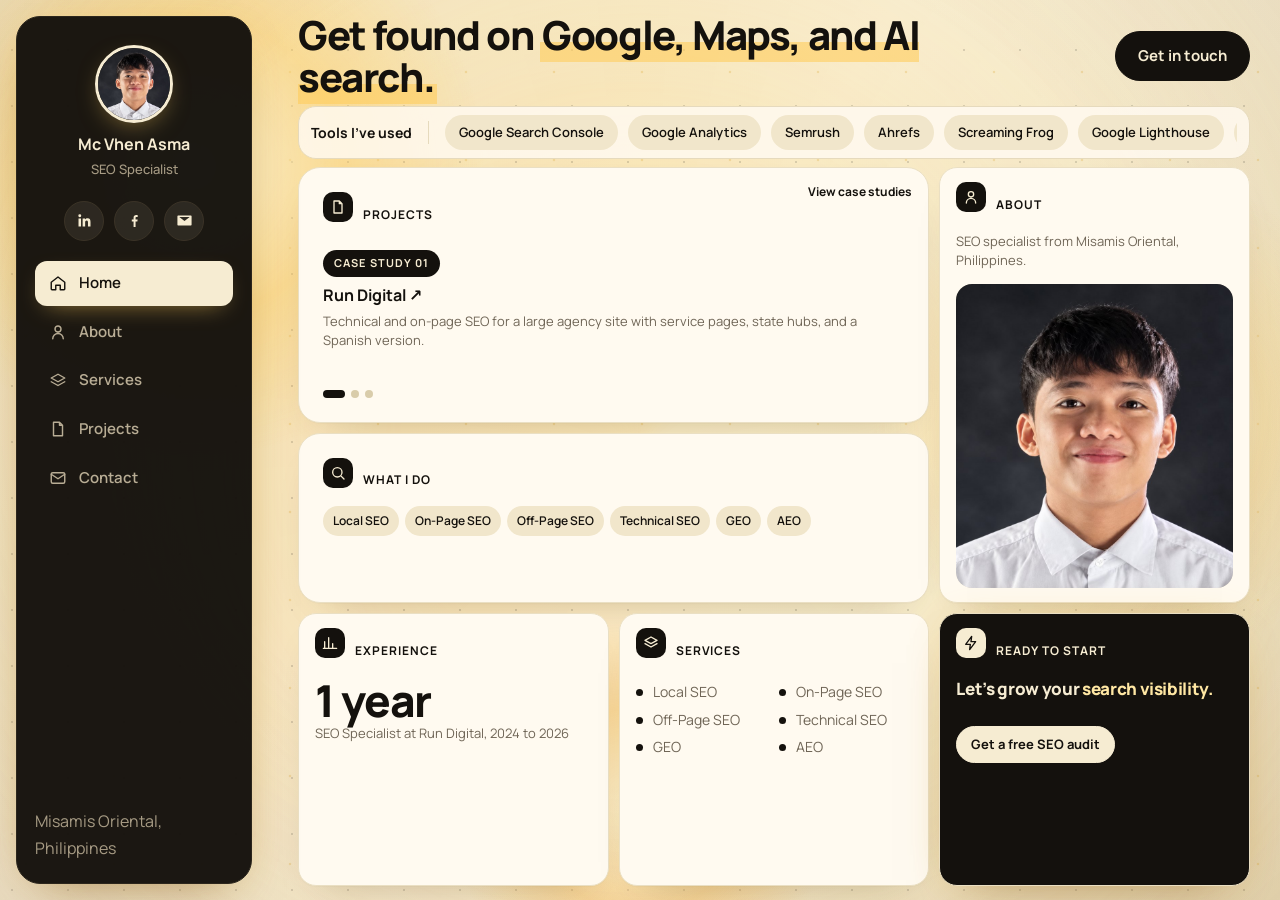
<file: index.html>
<!doctype html>
<html lang="en">
<head>
<meta charset="utf-8">
<meta name="viewport" content="width=device-width, initial-scale=1">
<meta name="theme-color" content="#14110d">
<title>Mc Vhen Asma | SEO Specialist Philippines | Local, Technical &amp; AI SEO</title>
<meta name="description" content="SEO specialist helping businesses get found on Google, Maps and AI search. Local, on-page, off-page, technical, GEO and AEO. Free audit available.">
<meta property="og:type" content="website">
<meta property="og:title" content="Mc Vhen Asma | SEO Specialist">
<meta property="og:description" content="SEO specialist helping businesses get found on Google, Maps and AI search. Local, on-page, off-page, technical, GEO and AEO. Free audit available.">
<link rel="icon" href="data:image/svg+xml,%3Csvg xmlns='http://www.w3.org/2000/svg' viewBox='0 0 64 64'%3E%3Crect width='64' height='64' rx='16' fill='%2314110d'/%3E%3Ctext fill='%23f6ecd2' x='32' y='42' font-size='28' font-family='Arial' font-weight='700' text-anchor='middle'%3EMA%3C/text%3E%3C/svg%3E">
<link rel="preconnect" href="https://fonts.googleapis.com">
<link rel="preconnect" href="https://fonts.gstatic.com" crossorigin>
<link href="https://fonts.googleapis.com/css2?family=Manrope:wght@400;500;600;700;800&display=swap" rel="stylesheet">
<link rel="stylesheet" href="css/style.css">
<script defer src="js/main.js"></script>
</head>
<body class="home">
<div class="bg3d" aria-hidden="true"><i></i><i></i><i></i><div class="floor"></div></div>
<a class="skip" href="#main">Skip to content</a>
<header class="side">
  <a class="profile" href="index.html" aria-label="Mc Vhen Asma, home"><img src="assets/profile.jpg" alt="" width="78" height="78"><span><b>Mc Vhen Asma</b><small>SEO Specialist</small></span></a>
  <div class="side-socials">
    <a href="https://www.linkedin.com/in/mc-vhen-asma-7734262a4" target="_blank" rel="noopener noreferrer" aria-label="LinkedIn"><svg viewBox="0 0 24 24" aria-hidden="true"><path d="M20.45 20.45h-3.55v-5.57c0-1.33-.03-3.04-1.85-3.04-1.85 0-2.14 1.45-2.14 2.94v5.67H9.36V9h3.41v1.56h.05c.48-.9 1.64-1.85 3.37-1.85 3.6 0 4.27 2.37 4.27 5.45v6.29zM5.34 7.43a2.06 2.06 0 1 1 0-4.12 2.06 2.06 0 0 1 0 4.12zM7.12 20.45H3.56V9h3.56v11.45z"/></svg></a>
    <a href="https://www.facebook.com/share/1CEMAgFNBC/" target="_blank" rel="noopener noreferrer" aria-label="Facebook"><svg viewBox="0 0 24 24" aria-hidden="true"><path d="M13.5 21v-7.5h2.5l.4-3h-2.9V8.6c0-.87.25-1.45 1.5-1.45h1.5V4.46C16.3 4.43 15.4 4.35 14.4 4.35c-2.2 0-3.7 1.34-3.7 3.8V10.5H8.2v3h2.5V21h2.8z"/></svg></a>
    <a href="mailto:mcvhenasma01@gmail.com" aria-label="Email"><svg viewBox="0 0 24 24" aria-hidden="true"><path d="M3 5h18a1 1 0 0 1 1 1v12a1 1 0 0 1-1 1H3a1 1 0 0 1-1-1V6a1 1 0 0 1 1-1zm1.6 2L12 12.6 19.4 7H4.6z"/></svg></a>
  </div>
  <button class="menu-btn" type="button" aria-label="Toggle menu" aria-expanded="false" aria-controls="nav"><span></span><span></span></button>
  <nav class="nav" id="nav" aria-label="Main">
    <a href="index.html" aria-current="page"><svg viewBox="0 0 24 24" aria-hidden="true"><path d="M3 11l9-7 9 7v9a1 1 0 0 1-1 1h-5v-6H9v6H4a1 1 0 0 1-1-1z"/></svg>Home</a>
    <a href="about.html"><svg viewBox="0 0 24 24" aria-hidden="true"><path d="M12 12a4 4 0 1 0 0-8 4 4 0 0 0 0 8zm-7 9c0-3.9 3.1-7 7-7s7 3.1 7 7"/></svg>About</a>
    <a href="services.html"><svg viewBox="0 0 24 24" aria-hidden="true"><path d="M12 3l9 5-9 5-9-5 9-5zM3 13l9 5 9-5"/></svg>Services</a>
    <a href="projects.html"><svg viewBox="0 0 24 24" aria-hidden="true"><path d="M6 3h8l4 4v14H6zM14 3v4h4"/></svg>Projects</a>
    <a href="contact.html"><svg viewBox="0 0 24 24" aria-hidden="true"><rect x="3" y="5" width="18" height="14" rx="2"/><path d="M3 7l9 6 9-6"/></svg>Contact</a>
  </nav>
  <p class="side-foot">Misamis Oriental, Philippines</p>
</header>
<main id="main">
<div class="wrap">
<div class="top-row rise">
  <h1>Get found on <em>Google, Maps, and AI search.</em></h1>
  <a class="btn" href="contact.html">Get in touch</a>
</div>
<p class="lead rise">I’m Mc Vhen, an SEO specialist with 1 year of hands-on experience. I help businesses rank higher, earn trust, and show up where customers search, from Google’s local map pack to ChatGPT and Google AI Overviews.</p>
<div class="marquee rise" aria-label="Tools I’ve used">
  <span class="marquee-label"><b>Tools I’ve used</b></span>
  <div class="marquee-view"><div class="track">
    <span class="logo">Google Search Console</span><span class="logo">Google Analytics</span><span class="logo">Semrush</span><span class="logo">Ahrefs</span><span class="logo">Screaming Frog</span><span class="logo">Google Lighthouse</span><span class="logo">WordPress</span><span class="logo">Google Business Profile</span><span class="logo">Wappalyzer</span><span class="logo">Google Search Console</span><span class="logo">Google Analytics</span><span class="logo">Semrush</span><span class="logo">Ahrefs</span><span class="logo">Screaming Frog</span><span class="logo">Google Lighthouse</span><span class="logo">WordPress</span><span class="logo">Google Business Profile</span><span class="logo">Wappalyzer</span>
  </div></div>
</div>
<div class="bento">
  <div class="stack span4">
  <div class="card rise fill">
    <div class="card-head"><span class="badge"><svg viewBox="0 0 24 24" aria-hidden="true"><path d="M6 3h8l4 4v14H6zM14 3v4h4"/></svg></span><b>Projects</b></div>
    <div class="slides">
      <div class="slide is-on"><span class="tag">Case study 01</span><h3><a href="https://rundigital.com/" target="_blank" rel="noopener noreferrer" aria-label="Run Digital, opens rundigital.com in a new tab">Run Digital &#8599;</a></h3><p>Technical and on-page SEO for a large agency site with service pages, state hubs, and a Spanish version.</p><p class="measure"><b>Focus:</b> indexing, canonicals, and Utah service rankings</p></div>
      <div class="slide"><span class="tag">Case study 02</span><h3><a href="https://epicstorage.com/" target="_blank" rel="noopener noreferrer" aria-label="Epic Storage, opens epicstorage.com in a new tab">Epic Storage &#8599;</a></h3><p>Local SEO for four self-storage facilities competing for “storage units near me” in Las Vegas and Henderson.</p><p class="measure"><b>Focus:</b> map pack visibility, NAP consistency, and calls</p></div>
      <div class="slide"><span class="tag">Case study 03</span><h3><a href="https://www.amatoriawellness.com/" target="_blank" rel="noopener noreferrer" aria-label="Amatoria Wellness, opens amatoriawellness.com in a new tab">Amatoria Wellness &#8599;</a></h3><p>On-page and AEO work for a medical wellness clinic in Tooele, Utah, built around real patient questions.</p><p class="measure"><b>Focus:</b> focus keywords, People Also Ask, and AI Overviews</p></div>
    </div>
    <div class="dots" aria-hidden="true"><i class="on"></i><i></i><i></i></div>
    <a class="text-link" href="projects.html">View case studies</a>
  </div>
  <div class="card rise what">
    <div class="card-head"><span class="badge"><svg viewBox="0 0 24 24" aria-hidden="true"><circle cx="11" cy="11" r="7"/><path d="M21 21l-4.3-4.3"/></svg></span><b>What I do</b></div>
    <div class="chips"><span>Local SEO</span><span>On-Page SEO</span><span>Off-Page SEO</span><span>Technical SEO</span><span>GEO</span><span>AEO</span></div>
    <p class="note">Six areas, from Google Maps to AI search.</p>
  </div>
  </div>
  <a class="card span2 rise about-card" href="about.html">
    <div class="card-head"><span class="badge"><svg viewBox="0 0 24 24" aria-hidden="true"><path d="M12 12a4 4 0 1 0 0-8 4 4 0 0 0 0 8zm-7 9c0-3.9 3.1-7 7-7s7 3.1 7 7"/></svg></span><b>About</b></div>
    <p>SEO specialist from Misamis Oriental, Philippines.</p>
    <div class="photo"><img src="assets/profile.jpg" alt="Mc Vhen Asma" width="900" height="900"></div>
  </a>
  <div class="card span3 rise">
    <div class="card-head"><span class="badge"><svg viewBox="0 0 24 24" aria-hidden="true"><path d="M4 20V10M10 20V4M16 20v-7M22 20H2"/></svg></span><b>Experience</b></div>
    <div class="stat">1 year</div>
    <p class="stat-sub">SEO Specialist at Run Digital, 2024 to 2026</p>
    <p class="note">Technical audits, on page work, and performance reports.</p>
  </div>
  <div class="card span3 rise">
    <div class="card-head"><span class="badge"><svg viewBox="0 0 24 24" aria-hidden="true"><path d="M12 3l9 5-9 5-9-5 9-5zM3 13l9 5 9-5"/></svg></span><b>Services</b></div>
    <ul class="list"><li>Local SEO</li><li>On-Page SEO</li><li>Off-Page SEO</li><li>Technical SEO</li><li>GEO</li><li>AEO</li></ul>
  </div>
  <div class="card span3 rise loc">
    <div class="card-head"><span class="badge"><svg viewBox="0 0 24 24" aria-hidden="true"><path d="M12 22s7-6.2 7-12a7 7 0 1 0-14 0c0 5.8 7 12 7 12zm0-9a3 3 0 1 0 0-6 3 3 0 0 0 0 6z"/></svg></span><b>Location</b></div>
    <h3>Misamis Oriental, PH</h3>
    <p>Open to freelance projects and remote SEO roles.</p>
    <div class="chips"><span>English</span><span>Tagalog</span><span>Cebuano</span></div>
  </div>
  <div class="card span3 cta rise">
    <div class="card-head"><span class="badge"><svg viewBox="0 0 24 24" aria-hidden="true"><path d="M13 2L4 14h7l-1 8 9-12h-7z"/></svg></span><b>Ready to start</b></div>
    <h2 style="color:#fff">Let’s grow your <em>search visibility.</em></h2>
    <div class="actions"><a class="btn" href="contact.html">Get a free SEO audit</a></div>
  </div>
</div>
<footer class="rise">&copy; <span data-year>2026</span> Mc Vhen Asma</footer>
</div>
</main>
<script type="application/ld+json">
{
  "@context": "https://schema.org",
  "@type": "Person",
  "name": "Mc Vhen Asma",
  "jobTitle": "SEO Specialist",
  "email": "mcvhenasma01@gmail.com",
  "address": {
    "@type": "PostalAddress",
    "addressRegion": "Misamis Oriental",
    "addressCountry": "PH"
  },
  "sameAs": [
    "https://www.linkedin.com/in/mc-vhen-asma-7734262a4",
    "https://www.facebook.com/share/1CEMAgFNBC/"
  ]
}
</script>
<script type="application/ld+json">{"@context":"https://schema.org","@type":"ProfessionalService","name":"Mc Vhen Asma, SEO Specialist","areaServed":"Philippines","email":"mcvhenasma01@gmail.com","serviceType":["Local SEO","On-Page SEO","Off-Page SEO","Technical SEO","GEO","AEO"]}
</script>
</body>
</html>
</file>
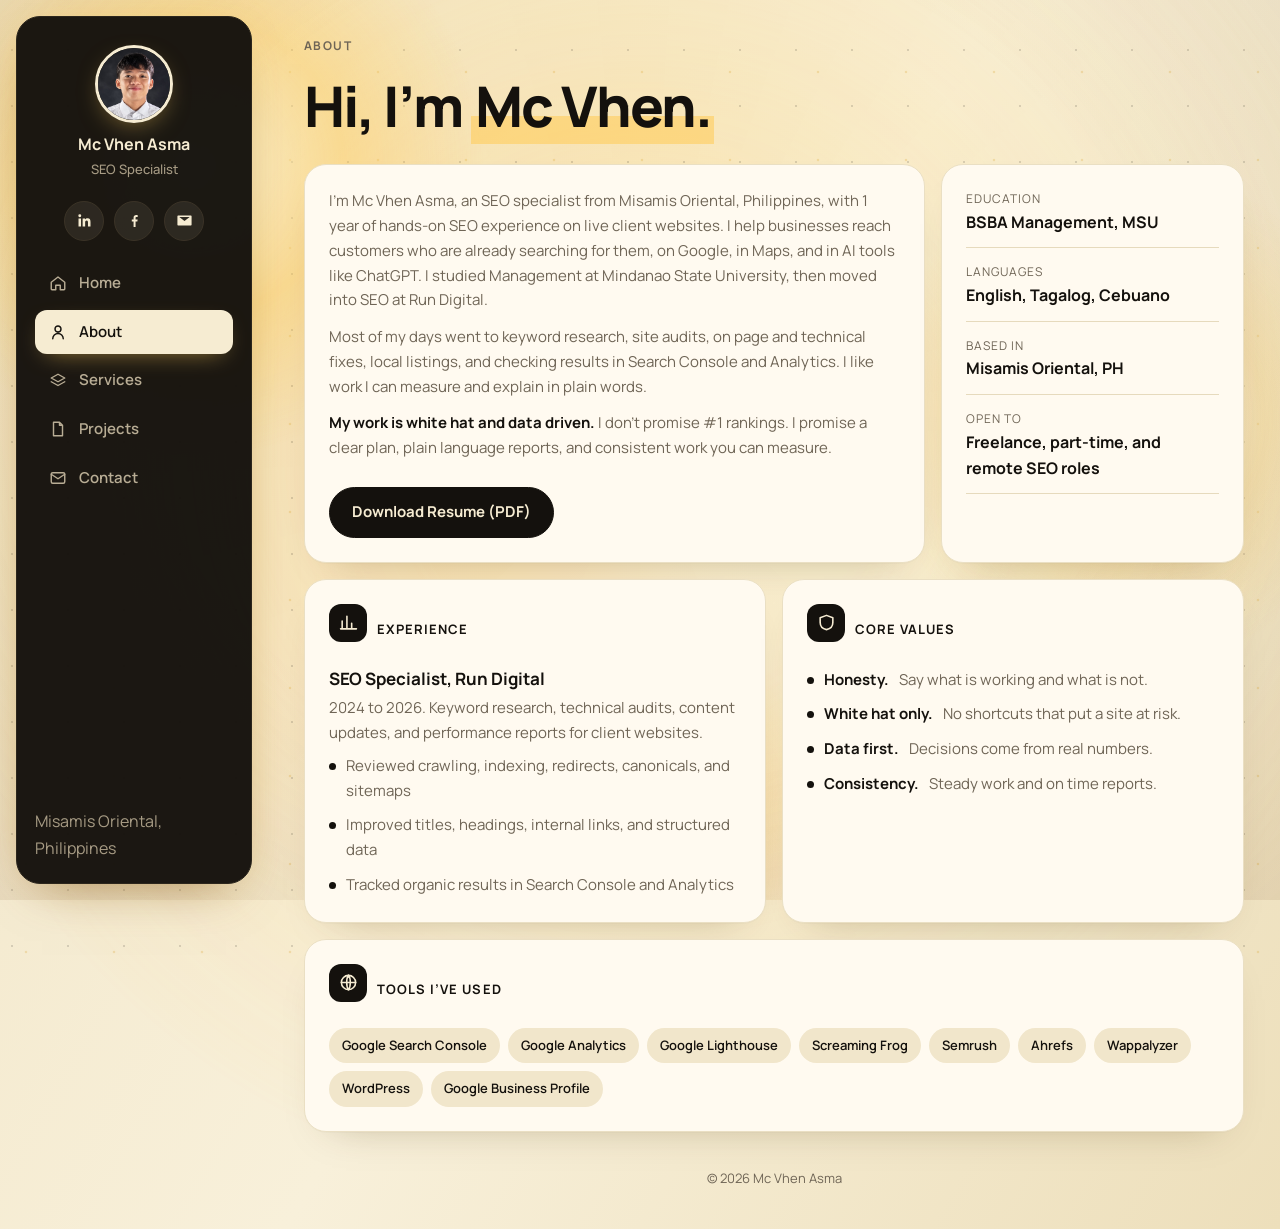
<file: about.html>
<!doctype html>
<html lang="en">
<head>
<meta charset="utf-8">
<meta name="viewport" content="width=device-width, initial-scale=1">
<meta name="theme-color" content="#14110d">
<title>About | Mc Vhen Asma</title>
<meta name="description" content="About Mc Vhen Asma, an SEO specialist with 1 year of hands-on SEO experience on live client websites.">
<meta property="og:type" content="website">
<meta property="og:title" content="About | Mc Vhen Asma">
<meta property="og:description" content="About Mc Vhen Asma, an SEO specialist with 1 year of hands-on SEO experience on live client websites.">
<link rel="icon" href="data:image/svg+xml,%3Csvg xmlns='http://www.w3.org/2000/svg' viewBox='0 0 64 64'%3E%3Crect width='64' height='64' rx='16' fill='%2314110d'/%3E%3Ctext fill='%23f6ecd2' x='32' y='42' font-size='28' font-family='Arial' font-weight='700' text-anchor='middle'%3EMA%3C/text%3E%3C/svg%3E">
<link rel="preconnect" href="https://fonts.googleapis.com">
<link rel="preconnect" href="https://fonts.gstatic.com" crossorigin>
<link href="https://fonts.googleapis.com/css2?family=Manrope:wght@400;500;600;700;800&display=swap" rel="stylesheet">
<link rel="stylesheet" href="css/style.css">
<script defer src="js/main.js"></script>
</head>
<body>
<div class="bg3d" aria-hidden="true"><i></i><i></i><i></i><div class="floor"></div></div>
<a class="skip" href="#main">Skip to content</a>
<header class="side">
  <a class="profile" href="index.html" aria-label="Mc Vhen Asma, home"><img src="assets/profile.jpg" alt="" width="78" height="78"><span><b>Mc Vhen Asma</b><small>SEO Specialist</small></span></a>
  <div class="side-socials">
    <a href="https://www.linkedin.com/in/mc-vhen-asma-7734262a4" target="_blank" rel="noopener noreferrer" aria-label="LinkedIn"><svg viewBox="0 0 24 24" aria-hidden="true"><path d="M20.45 20.45h-3.55v-5.57c0-1.33-.03-3.04-1.85-3.04-1.85 0-2.14 1.45-2.14 2.94v5.67H9.36V9h3.41v1.56h.05c.48-.9 1.64-1.85 3.37-1.85 3.6 0 4.27 2.37 4.27 5.45v6.29zM5.34 7.43a2.06 2.06 0 1 1 0-4.12 2.06 2.06 0 0 1 0 4.12zM7.12 20.45H3.56V9h3.56v11.45z"/></svg></a>
    <a href="https://www.facebook.com/share/1CEMAgFNBC/" target="_blank" rel="noopener noreferrer" aria-label="Facebook"><svg viewBox="0 0 24 24" aria-hidden="true"><path d="M13.5 21v-7.5h2.5l.4-3h-2.9V8.6c0-.87.25-1.45 1.5-1.45h1.5V4.46C16.3 4.43 15.4 4.35 14.4 4.35c-2.2 0-3.7 1.34-3.7 3.8V10.5H8.2v3h2.5V21h2.8z"/></svg></a>
    <a href="mailto:mcvhenasma01@gmail.com" aria-label="Email"><svg viewBox="0 0 24 24" aria-hidden="true"><path d="M3 5h18a1 1 0 0 1 1 1v12a1 1 0 0 1-1 1H3a1 1 0 0 1-1-1V6a1 1 0 0 1 1-1zm1.6 2L12 12.6 19.4 7H4.6z"/></svg></a>
  </div>
  <button class="menu-btn" type="button" aria-label="Toggle menu" aria-expanded="false" aria-controls="nav"><span></span><span></span></button>
  <nav class="nav" id="nav" aria-label="Main">
    <a href="index.html"><svg viewBox="0 0 24 24" aria-hidden="true"><path d="M3 11l9-7 9 7v9a1 1 0 0 1-1 1h-5v-6H9v6H4a1 1 0 0 1-1-1z"/></svg>Home</a>
    <a href="about.html" aria-current="page"><svg viewBox="0 0 24 24" aria-hidden="true"><path d="M12 12a4 4 0 1 0 0-8 4 4 0 0 0 0 8zm-7 9c0-3.9 3.1-7 7-7s7 3.1 7 7"/></svg>About</a>
    <a href="services.html"><svg viewBox="0 0 24 24" aria-hidden="true"><path d="M12 3l9 5-9 5-9-5 9-5zM3 13l9 5 9-5"/></svg>Services</a>
    <a href="projects.html"><svg viewBox="0 0 24 24" aria-hidden="true"><path d="M6 3h8l4 4v14H6zM14 3v4h4"/></svg>Projects</a>
    <a href="contact.html"><svg viewBox="0 0 24 24" aria-hidden="true"><rect x="3" y="5" width="18" height="14" rx="2"/><path d="M3 7l9 6 9-6"/></svg>Contact</a>
  </nav>
  <p class="side-foot">Misamis Oriental, Philippines</p>
</header>
<main id="main">
<div class="wrap">
<div class="page-head rise"><span class="eyebrow">About</span><h1>Hi, I’m <em>Mc Vhen.</em></h1></div>
<div class="bento">
  <div class="card span4 rise">
    <p>I’m Mc Vhen Asma, an SEO specialist from Misamis Oriental, Philippines, with 1 year of hands-on SEO experience on live client websites. I help businesses reach customers who are already searching for them, on Google, in Maps, and in AI tools like ChatGPT. I studied Management at Mindanao State University, then moved into SEO at Run Digital.</p>
    <p style="margin-top:12px">Most of my days went to keyword research, site audits, on page and technical fixes, local listings, and checking results in Search Console and Analytics. I like work I can measure and explain in plain words.</p>
    <p style="margin-top:12px"><strong style="color:var(--ink)">My work is white hat and data driven.</strong> I don’t promise #1 rankings. I promise a clear plan, plain language reports, and consistent work you can measure.</p>
    <div class="actions"><a class="btn" href="assets/resume.pdf" download="Mc_Vhen_Asma_Resume.pdf">Download Resume (PDF)</a></div>
  </div>
  <div class="card span2 rise">
    <dl class="detail">
      <div><dt>Education</dt><dd>BSBA Management, MSU</dd></div>
      <div><dt>Languages</dt><dd>English, Tagalog, Cebuano</dd></div>
      <div><dt>Based in</dt><dd>Misamis Oriental, PH</dd></div>
      <div><dt>Open to</dt><dd>Freelance, part-time, and remote SEO roles</dd></div>
    </dl>
  </div>
  <div class="card span3 rise">
    <div class="card-head"><span class="badge"><svg viewBox="0 0 24 24" aria-hidden="true"><path d="M4 20V10M10 20V4M16 20v-7M22 20H2"/></svg></span><b>Experience</b></div>
    <h3>SEO Specialist, Run Digital</h3>
    <p>2024 to 2026. Keyword research, technical audits, content updates, and performance reports for client websites.</p>
    <ul class="list"><li>Reviewed crawling, indexing, redirects, canonicals, and sitemaps</li><li>Improved titles, headings, internal links, and structured data</li><li>Tracked organic results in Search Console and Analytics</li></ul>
  </div>
  <div class="card span3 rise">
    <div class="card-head"><span class="badge"><svg viewBox="0 0 24 24" aria-hidden="true"><path d="M12 3l8 3v6c0 4.5-3.4 8-8 9-4.6-1-8-4.5-8-9V6z"/></svg></span><b>Core values</b></div>
    <ul class="list"><li><strong style="color:var(--ink)">Honesty.</strong> Say what is working and what is not.</li><li><strong style="color:var(--ink)">White hat only.</strong> No shortcuts that put a site at risk.</li><li><strong style="color:var(--ink)">Data first.</strong> Decisions come from real numbers.</li><li><strong style="color:var(--ink)">Consistency.</strong> Steady work and on time reports.</li></ul>
  </div>
  <div class="card span6 rise">
    <div class="card-head"><span class="badge"><svg viewBox="0 0 24 24" aria-hidden="true"><circle cx="12" cy="12" r="9"/><path d="M3 12h18M12 3c3 3.5 3 14.5 0 18M12 3c-3 3.5-3 14.5 0 18"/></svg></span><b>Tools I’ve used</b></div>
    <div class="chips"><span>Google Search Console</span><span>Google Analytics</span><span>Google Lighthouse</span><span>Screaming Frog</span><span>Semrush</span><span>Ahrefs</span><span>Wappalyzer</span><span>WordPress</span><span>Google Business Profile</span></div>
  </div>
</div>
<footer class="rise">&copy; <span data-year>2026</span> Mc Vhen Asma</footer>
</div>
</main>
</body>
</html>
</file>
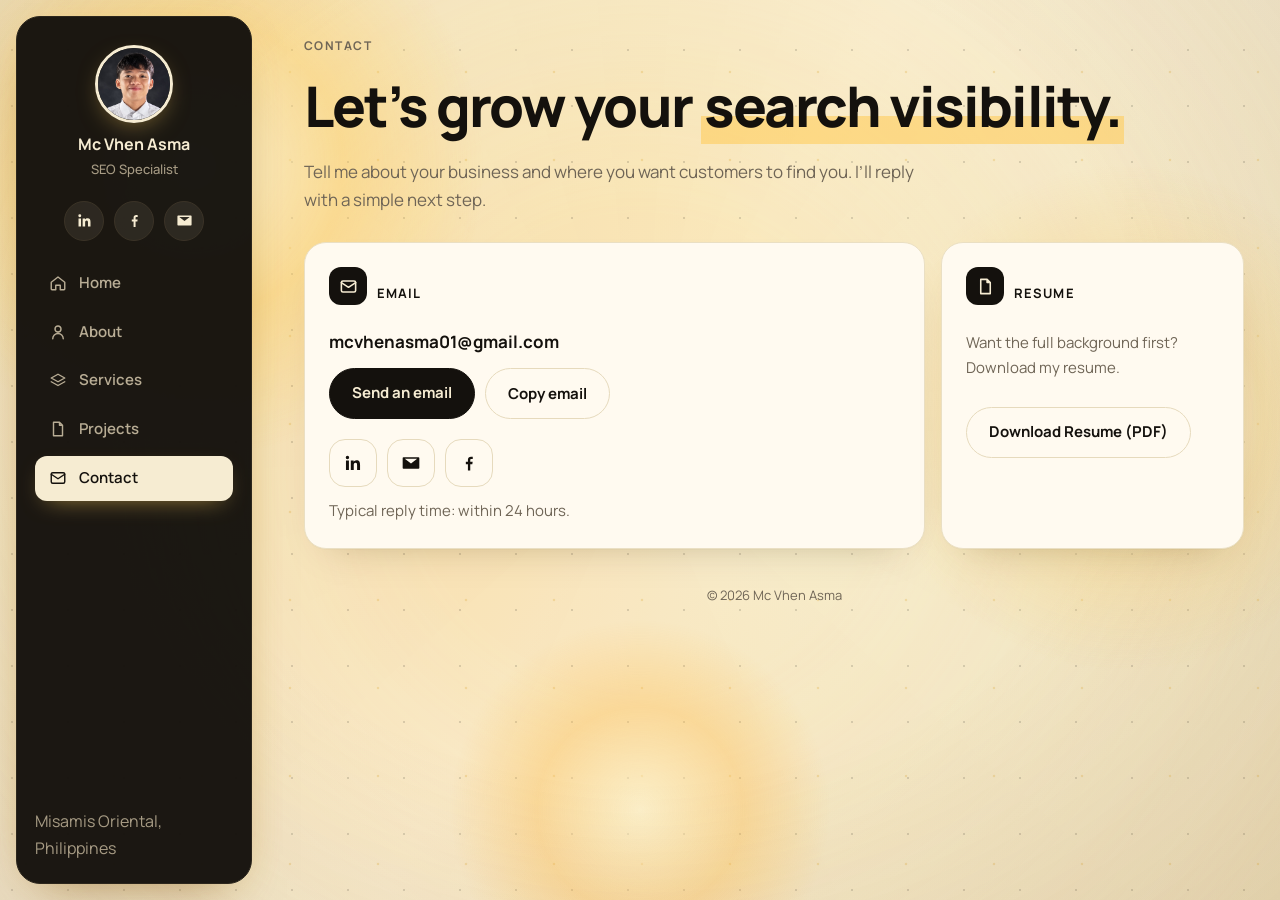
<file: contact.html>
<!doctype html>
<html lang="en">
<head>
<meta charset="utf-8">
<meta name="viewport" content="width=device-width, initial-scale=1">
<meta name="theme-color" content="#14110d">
<title>Contact | Mc Vhen Asma</title>
<meta name="description" content="Get in touch with Mc Vhen Asma for SEO projects and remote roles.">
<meta property="og:type" content="website">
<meta property="og:title" content="Contact | Mc Vhen Asma">
<meta property="og:description" content="Get in touch with Mc Vhen Asma for SEO projects and remote roles.">
<link rel="icon" href="data:image/svg+xml,%3Csvg xmlns='http://www.w3.org/2000/svg' viewBox='0 0 64 64'%3E%3Crect width='64' height='64' rx='16' fill='%2314110d'/%3E%3Ctext fill='%23f6ecd2' x='32' y='42' font-size='28' font-family='Arial' font-weight='700' text-anchor='middle'%3EMA%3C/text%3E%3C/svg%3E">
<link rel="preconnect" href="https://fonts.googleapis.com">
<link rel="preconnect" href="https://fonts.gstatic.com" crossorigin>
<link href="https://fonts.googleapis.com/css2?family=Manrope:wght@400;500;600;700;800&display=swap" rel="stylesheet">
<link rel="stylesheet" href="css/style.css">
<script defer src="js/main.js"></script>
</head>
<body>
<div class="bg3d" aria-hidden="true"><i></i><i></i><i></i><div class="floor"></div></div>
<a class="skip" href="#main">Skip to content</a>
<header class="side">
  <a class="profile" href="index.html" aria-label="Mc Vhen Asma, home"><img src="assets/profile.jpg" alt="" width="78" height="78"><span><b>Mc Vhen Asma</b><small>SEO Specialist</small></span></a>
  <div class="side-socials">
    <a href="https://www.linkedin.com/in/mc-vhen-asma-7734262a4" target="_blank" rel="noopener noreferrer" aria-label="LinkedIn"><svg viewBox="0 0 24 24" aria-hidden="true"><path d="M20.45 20.45h-3.55v-5.57c0-1.33-.03-3.04-1.85-3.04-1.85 0-2.14 1.45-2.14 2.94v5.67H9.36V9h3.41v1.56h.05c.48-.9 1.64-1.85 3.37-1.85 3.6 0 4.27 2.37 4.27 5.45v6.29zM5.34 7.43a2.06 2.06 0 1 1 0-4.12 2.06 2.06 0 0 1 0 4.12zM7.12 20.45H3.56V9h3.56v11.45z"/></svg></a>
    <a href="https://www.facebook.com/share/1CEMAgFNBC/" target="_blank" rel="noopener noreferrer" aria-label="Facebook"><svg viewBox="0 0 24 24" aria-hidden="true"><path d="M13.5 21v-7.5h2.5l.4-3h-2.9V8.6c0-.87.25-1.45 1.5-1.45h1.5V4.46C16.3 4.43 15.4 4.35 14.4 4.35c-2.2 0-3.7 1.34-3.7 3.8V10.5H8.2v3h2.5V21h2.8z"/></svg></a>
    <a href="mailto:mcvhenasma01@gmail.com" aria-label="Email"><svg viewBox="0 0 24 24" aria-hidden="true"><path d="M3 5h18a1 1 0 0 1 1 1v12a1 1 0 0 1-1 1H3a1 1 0 0 1-1-1V6a1 1 0 0 1 1-1zm1.6 2L12 12.6 19.4 7H4.6z"/></svg></a>
  </div>
  <button class="menu-btn" type="button" aria-label="Toggle menu" aria-expanded="false" aria-controls="nav"><span></span><span></span></button>
  <nav class="nav" id="nav" aria-label="Main">
    <a href="index.html"><svg viewBox="0 0 24 24" aria-hidden="true"><path d="M3 11l9-7 9 7v9a1 1 0 0 1-1 1h-5v-6H9v6H4a1 1 0 0 1-1-1z"/></svg>Home</a>
    <a href="about.html"><svg viewBox="0 0 24 24" aria-hidden="true"><path d="M12 12a4 4 0 1 0 0-8 4 4 0 0 0 0 8zm-7 9c0-3.9 3.1-7 7-7s7 3.1 7 7"/></svg>About</a>
    <a href="services.html"><svg viewBox="0 0 24 24" aria-hidden="true"><path d="M12 3l9 5-9 5-9-5 9-5zM3 13l9 5 9-5"/></svg>Services</a>
    <a href="projects.html"><svg viewBox="0 0 24 24" aria-hidden="true"><path d="M6 3h8l4 4v14H6zM14 3v4h4"/></svg>Projects</a>
    <a href="contact.html" aria-current="page"><svg viewBox="0 0 24 24" aria-hidden="true"><rect x="3" y="5" width="18" height="14" rx="2"/><path d="M3 7l9 6 9-6"/></svg>Contact</a>
  </nav>
  <p class="side-foot">Misamis Oriental, Philippines</p>
</header>
<main id="main">
<div class="wrap">
<div class="page-head rise"><span class="eyebrow">Contact</span><h1>Let’s grow your <em>search visibility.</em></h1><p class="lead">Tell me about your business and where you want customers to find you. I’ll reply with a simple next step.</p></div>
<div class="bento">
  <div class="card span4 rise">
    <div class="card-head"><span class="badge"><svg viewBox="0 0 24 24" aria-hidden="true"><rect x="3" y="5" width="18" height="14" rx="2"/><path d="M3 7l9 6 9-6"/></svg></span><b>Email</b></div>
    <h3>mcvhenasma01@gmail.com</h3>
    <div class="actions" style="margin-top:14px">
      <a class="btn" href="mailto:mcvhenasma01@gmail.com?subject=SEO%20project%20inquiry">Send an email</a>
      <button class="btn ghost" type="button" data-copy="mcvhenasma01@gmail.com">Copy email</button>
      <span class="status" data-status aria-live="polite"></span>
    </div>
    <div class="icons">
      <a href="https://www.linkedin.com/in/mc-vhen-asma-7734262a4" target="_blank" rel="noopener noreferrer" aria-label="LinkedIn"><svg viewBox="0 0 24 24" aria-hidden="true"><path d="M20.45 20.45h-3.55v-5.57c0-1.33-.03-3.04-1.85-3.04-1.85 0-2.14 1.45-2.14 2.94v5.67H9.36V9h3.41v1.56h.05c.48-.9 1.64-1.85 3.37-1.85 3.6 0 4.27 2.37 4.27 5.45v6.29zM5.34 7.43a2.06 2.06 0 1 1 0-4.12 2.06 2.06 0 0 1 0 4.12zM7.12 20.45H3.56V9h3.56v11.45z"/></svg></a>
      <a href="mailto:mcvhenasma01@gmail.com" aria-label="Email"><svg viewBox="0 0 24 24" aria-hidden="true"><path d="M3 5h18a1 1 0 0 1 1 1v12a1 1 0 0 1-1 1H3a1 1 0 0 1-1-1V6a1 1 0 0 1 1-1zm1.6 2L12 12.6 19.4 7H4.6z"/></svg></a>
      <a href="https://www.facebook.com/share/1CEMAgFNBC/" target="_blank" rel="noopener noreferrer" aria-label="Facebook"><svg viewBox="0 0 24 24" aria-hidden="true"><path d="M13.5 21v-7.5h2.5l.4-3h-2.9V8.6c0-.87.25-1.45 1.5-1.45h1.5V4.46C16.3 4.43 15.4 4.35 14.4 4.35c-2.2 0-3.7 1.34-3.7 3.8V10.5H8.2v3h2.5V21h2.8z"/></svg></a>
      </div>
    <p class="note">Typical reply time: within 24 hours.</p>
    <div hidden>
      <a class="btn" href="PASTE_CALENDLY_LINK_HERE" target="_blank" rel="noopener noreferrer">Book a 15 minute call</a>
    </div>
  </div>
  <div class="card span2 rise">
    <div class="card-head"><span class="badge"><svg viewBox="0 0 24 24" aria-hidden="true"><path d="M6 3h8l4 4v14H6zM14 3v4h4"/></svg></span><b>Resume</b></div>
    <p>Want the full background first? Download my resume.</p>
    <div class="actions"><a class="btn ghost" href="assets/resume.pdf" download="Mc_Vhen_Asma_Resume.pdf">Download Resume (PDF)</a></div>
  </div>
</div>
<footer class="rise">&copy; <span data-year>2026</span> Mc Vhen Asma</footer>
</div>
</main>
</body>
</html>
</file>
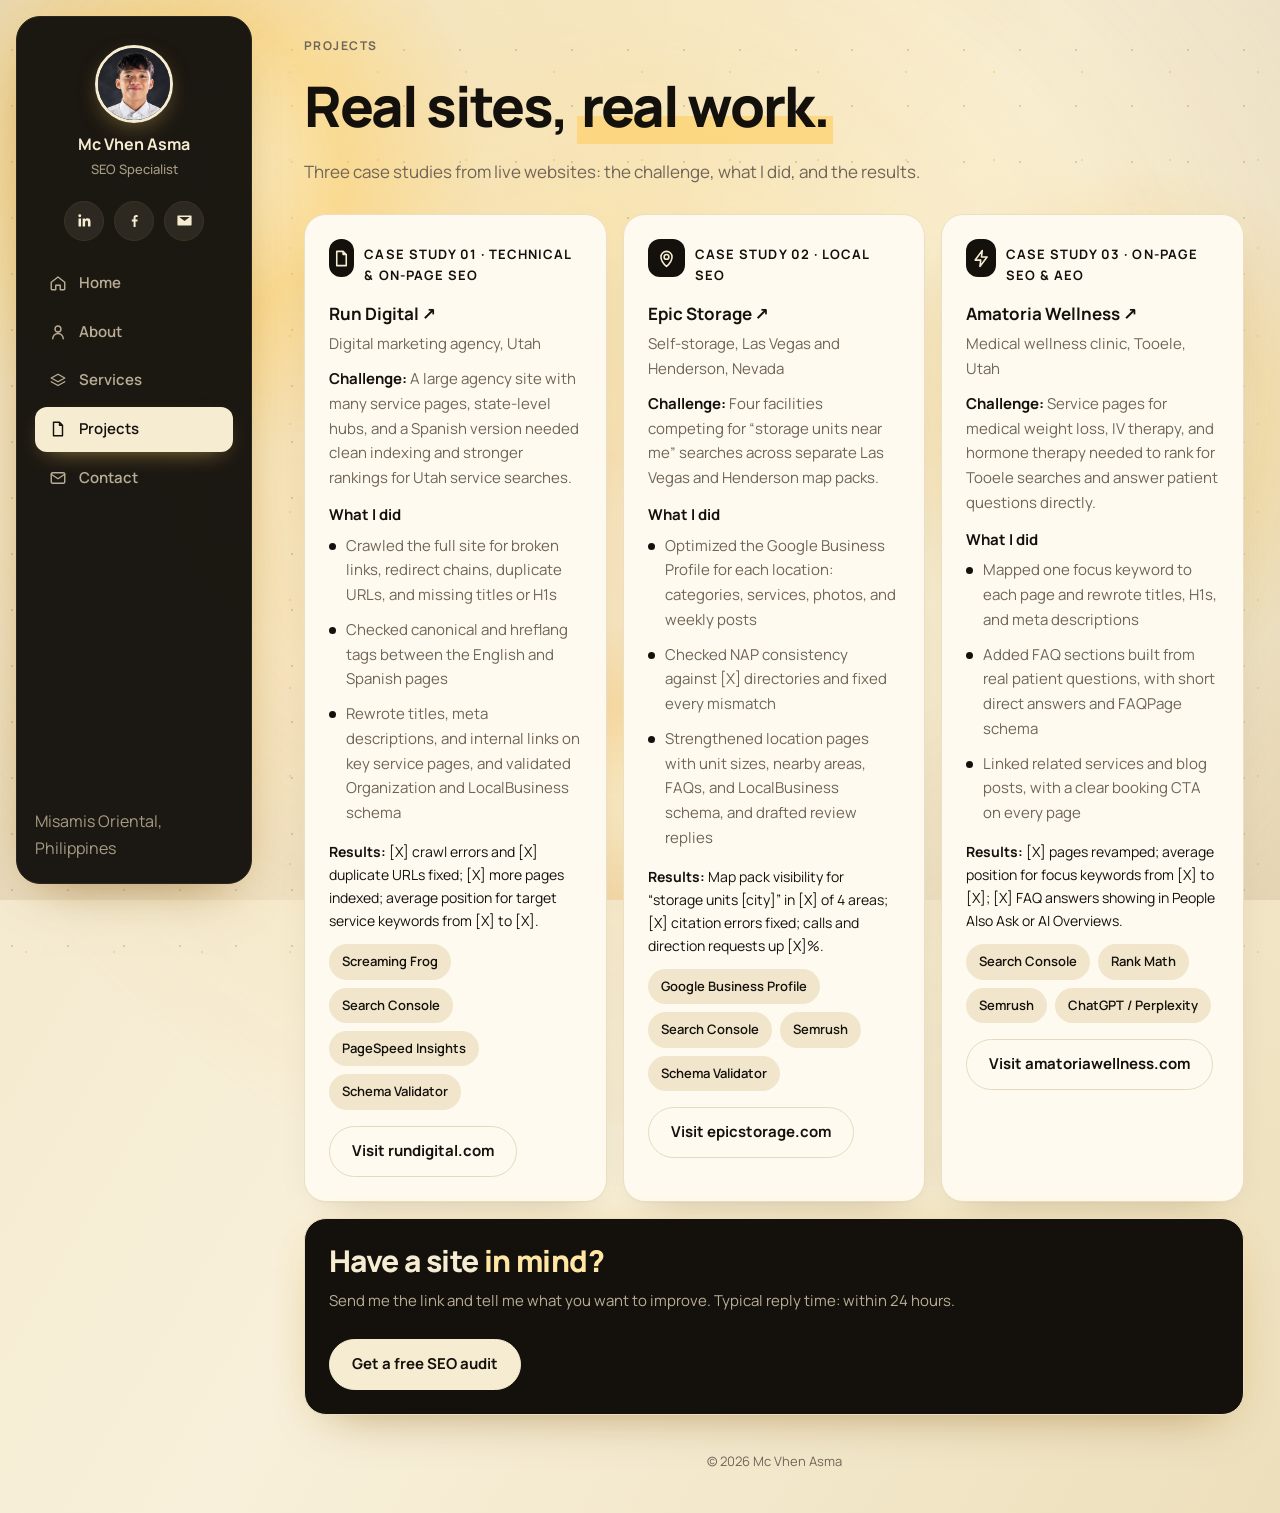
<file: projects.html>
<!doctype html>
<html lang="en">
<head>
<meta charset="utf-8">
<meta name="viewport" content="width=device-width, initial-scale=1">
<meta name="theme-color" content="#14110d">
<title>Projects | Mc Vhen Asma</title>
<meta name="description" content="Case studies from live client websites: technical, local, and on-page SEO work by Mc Vhen Asma.">
<meta property="og:type" content="website">
<meta property="og:title" content="Projects | Mc Vhen Asma">
<meta property="og:description" content="Case studies from live client websites: technical, local, and on-page SEO work by Mc Vhen Asma.">
<link rel="icon" href="data:image/svg+xml,%3Csvg xmlns='http://www.w3.org/2000/svg' viewBox='0 0 64 64'%3E%3Crect width='64' height='64' rx='16' fill='%2314110d'/%3E%3Ctext fill='%23f6ecd2' x='32' y='42' font-size='28' font-family='Arial' font-weight='700' text-anchor='middle'%3EMA%3C/text%3E%3C/svg%3E">
<link rel="preconnect" href="https://fonts.googleapis.com">
<link rel="preconnect" href="https://fonts.gstatic.com" crossorigin>
<link href="https://fonts.googleapis.com/css2?family=Manrope:wght@400;500;600;700;800&display=swap" rel="stylesheet">
<link rel="stylesheet" href="css/style.css">
<script defer src="js/main.js"></script>
</head>
<body>
<div class="bg3d" aria-hidden="true"><i></i><i></i><i></i><div class="floor"></div></div>
<a class="skip" href="#main">Skip to content</a>
<header class="side">
  <a class="profile" href="index.html" aria-label="Mc Vhen Asma, home"><img src="assets/profile.jpg" alt="" width="78" height="78"><span><b>Mc Vhen Asma</b><small>SEO Specialist</small></span></a>
  <div class="side-socials">
    <a href="https://www.linkedin.com/in/mc-vhen-asma-7734262a4" target="_blank" rel="noopener noreferrer" aria-label="LinkedIn"><svg viewBox="0 0 24 24" aria-hidden="true"><path d="M20.45 20.45h-3.55v-5.57c0-1.33-.03-3.04-1.85-3.04-1.85 0-2.14 1.45-2.14 2.94v5.67H9.36V9h3.41v1.56h.05c.48-.9 1.64-1.85 3.37-1.85 3.6 0 4.27 2.37 4.27 5.45v6.29zM5.34 7.43a2.06 2.06 0 1 1 0-4.12 2.06 2.06 0 0 1 0 4.12zM7.12 20.45H3.56V9h3.56v11.45z"/></svg></a>
    <a href="https://www.facebook.com/share/1CEMAgFNBC/" target="_blank" rel="noopener noreferrer" aria-label="Facebook"><svg viewBox="0 0 24 24" aria-hidden="true"><path d="M13.5 21v-7.5h2.5l.4-3h-2.9V8.6c0-.87.25-1.45 1.5-1.45h1.5V4.46C16.3 4.43 15.4 4.35 14.4 4.35c-2.2 0-3.7 1.34-3.7 3.8V10.5H8.2v3h2.5V21h2.8z"/></svg></a>
    <a href="mailto:mcvhenasma01@gmail.com" aria-label="Email"><svg viewBox="0 0 24 24" aria-hidden="true"><path d="M3 5h18a1 1 0 0 1 1 1v12a1 1 0 0 1-1 1H3a1 1 0 0 1-1-1V6a1 1 0 0 1 1-1zm1.6 2L12 12.6 19.4 7H4.6z"/></svg></a>
  </div>
  <button class="menu-btn" type="button" aria-label="Toggle menu" aria-expanded="false" aria-controls="nav"><span></span><span></span></button>
  <nav class="nav" id="nav" aria-label="Main">
    <a href="index.html"><svg viewBox="0 0 24 24" aria-hidden="true"><path d="M3 11l9-7 9 7v9a1 1 0 0 1-1 1h-5v-6H9v6H4a1 1 0 0 1-1-1z"/></svg>Home</a>
    <a href="about.html"><svg viewBox="0 0 24 24" aria-hidden="true"><path d="M12 12a4 4 0 1 0 0-8 4 4 0 0 0 0 8zm-7 9c0-3.9 3.1-7 7-7s7 3.1 7 7"/></svg>About</a>
    <a href="services.html"><svg viewBox="0 0 24 24" aria-hidden="true"><path d="M12 3l9 5-9 5-9-5 9-5zM3 13l9 5 9-5"/></svg>Services</a>
    <a href="projects.html" aria-current="page"><svg viewBox="0 0 24 24" aria-hidden="true"><path d="M6 3h8l4 4v14H6zM14 3v4h4"/></svg>Projects</a>
    <a href="contact.html"><svg viewBox="0 0 24 24" aria-hidden="true"><rect x="3" y="5" width="18" height="14" rx="2"/><path d="M3 7l9 6 9-6"/></svg>Contact</a>
  </nav>
  <p class="side-foot">Misamis Oriental, Philippines</p>
</header>
<main id="main">
<div class="wrap">
<div class="page-head rise"><span class="eyebrow">Projects</span><h1>Real sites, <em>real work.</em></h1><p class="lead">Three case studies from live websites: the challenge, what I did, and the results.</p></div>
<div class="bento">
  <div class="card span2 rise" id="run-digital"><div class="card-head"><span class="badge"><svg viewBox="0 0 24 24" aria-hidden="true"><path d="M6 3h8l4 4v14H6zM14 3v4h4"/></svg></span><b>Case study 01 · Technical &amp; On-Page SEO</b></div><h3><a href="https://rundigital.com/" target="_blank" rel="noopener noreferrer">Run Digital &#8599;</a></h3><p class="note" style="margin:2px 0 10px">Digital marketing agency, Utah</p><p><strong style="color:var(--ink)">Challenge:</strong> A large agency site with many service pages, state-level hubs, and a Spanish version needed clean indexing and stronger rankings for Utah service searches.</p><p style="margin-top:12px"><strong style="color:var(--ink)">What I did</strong></p><ul class="list" style="margin-top:6px"><li>Crawled the full site for broken links, redirect chains, duplicate URLs, and missing titles or H1s</li><li>Checked canonical and hreflang tags between the English and Spanish pages</li><li>Rewrote titles, meta descriptions, and internal links on key service pages, and validated Organization and LocalBusiness schema</li></ul><p style="margin-top:14px;color:var(--ink);font-size:14px"><strong>Results:</strong> [X] crawl errors and [X] duplicate URLs fixed; [X] more pages indexed; average position for target service keywords from [X] to [X].</p><div class="chips"><span>Screaming Frog</span><span>Search Console</span><span>PageSpeed Insights</span><span>Schema Validator</span></div><div class="actions" style="margin-top:16px"><a class="btn ghost" href="https://rundigital.com/" target="_blank" rel="noopener noreferrer">Visit rundigital.com</a></div></div>
  <div class="card span2 rise" id="epic-storage"><div class="card-head"><span class="badge"><svg viewBox="0 0 24 24" aria-hidden="true"><path d="M12 22s7-6.2 7-12a7 7 0 1 0-14 0c0 5.8 7 12 7 12zm0-9a3 3 0 1 0 0-6 3 3 0 0 0 0 6z"/></svg></span><b>Case study 02 · Local SEO</b></div><h3><a href="https://epicstorage.com/" target="_blank" rel="noopener noreferrer">Epic Storage &#8599;</a></h3><p class="note" style="margin:2px 0 10px">Self-storage, Las Vegas and Henderson, Nevada</p><p><strong style="color:var(--ink)">Challenge:</strong> Four facilities competing for “storage units near me” searches across separate Las Vegas and Henderson map packs.</p><p style="margin-top:12px"><strong style="color:var(--ink)">What I did</strong></p><ul class="list" style="margin-top:6px"><li>Optimized the Google Business Profile for each location: categories, services, photos, and weekly posts</li><li>Checked NAP consistency against [X] directories and fixed every mismatch</li><li>Strengthened location pages with unit sizes, nearby areas, FAQs, and LocalBusiness schema, and drafted review replies</li></ul><p style="margin-top:14px;color:var(--ink);font-size:14px"><strong>Results:</strong> Map pack visibility for “storage units [city]” in [X] of 4 areas; [X] citation errors fixed; calls and direction requests up [X]%.</p><div class="chips"><span>Google Business Profile</span><span>Search Console</span><span>Semrush</span><span>Schema Validator</span></div><div class="actions" style="margin-top:16px"><a class="btn ghost" href="https://epicstorage.com/" target="_blank" rel="noopener noreferrer">Visit epicstorage.com</a></div></div>
  <div class="card span2 rise" id="amatoria-wellness"><div class="card-head"><span class="badge"><svg viewBox="0 0 24 24" aria-hidden="true"><path d="M13 2L4 14h7l-1 8 9-12h-7z"/></svg></span><b>Case study 03 · On-Page SEO &amp; AEO</b></div><h3><a href="https://www.amatoriawellness.com/" target="_blank" rel="noopener noreferrer">Amatoria Wellness &#8599;</a></h3><p class="note" style="margin:2px 0 10px">Medical wellness clinic, Tooele, Utah</p><p><strong style="color:var(--ink)">Challenge:</strong> Service pages for medical weight loss, IV therapy, and hormone therapy needed to rank for Tooele searches and answer patient questions directly.</p><p style="margin-top:12px"><strong style="color:var(--ink)">What I did</strong></p><ul class="list" style="margin-top:6px"><li>Mapped one focus keyword to each page and rewrote titles, H1s, and meta descriptions</li><li>Added FAQ sections built from real patient questions, with short direct answers and FAQPage schema</li><li>Linked related services and blog posts, with a clear booking CTA on every page</li></ul><p style="margin-top:14px;color:var(--ink);font-size:14px"><strong>Results:</strong> [X] pages revamped; average position for focus keywords from [X] to [X]; [X] FAQ answers showing in People Also Ask or AI Overviews.</p><div class="chips"><span>Search Console</span><span>Rank Math</span><span>Semrush</span><span>ChatGPT / Perplexity</span></div><div class="actions" style="margin-top:16px"><a class="btn ghost" href="https://www.amatoriawellness.com/" target="_blank" rel="noopener noreferrer">Visit amatoriawellness.com</a></div></div>
  <div class="card span6 cta rise"><h2 style="color:#fff">Have a site <em>in mind?</em></h2><p>Send me the link and tell me what you want to improve. Typical reply time: within 24 hours.</p><div class="actions"><a class="btn" href="contact.html">Get a free SEO audit</a></div></div>
</div>
<footer class="rise">&copy; <span data-year>2026</span> Mc Vhen Asma</footer>
</div>
</main>
</body>
</html>
</file>
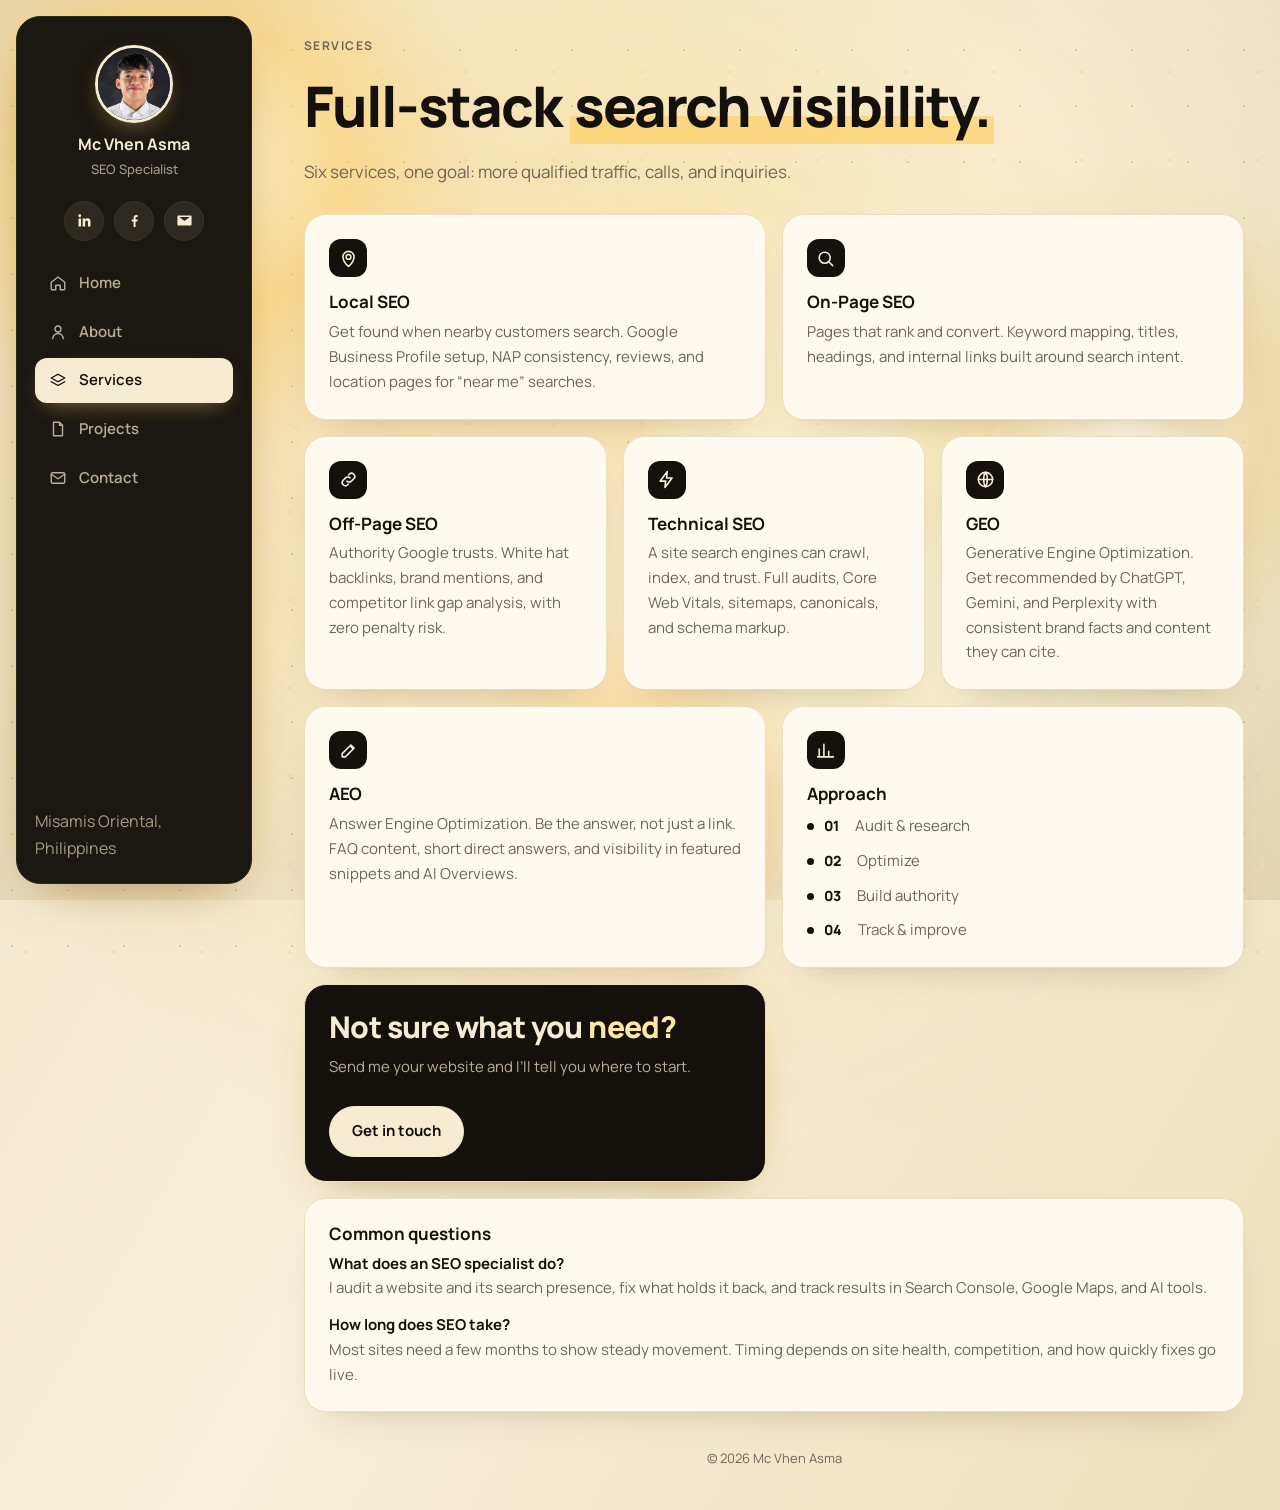
<file: services.html>
<!doctype html>
<html lang="en">
<head>
<meta charset="utf-8">
<meta name="viewport" content="width=device-width, initial-scale=1">
<meta name="theme-color" content="#14110d">
<title>Services | Mc Vhen Asma</title>
<meta name="description" content="Local SEO, on page, off page, technical SEO, GEO, and AEO services from Mc Vhen Asma.">
<meta property="og:type" content="website">
<meta property="og:title" content="Services | Mc Vhen Asma">
<meta property="og:description" content="Local SEO, on page, off page, technical SEO, GEO, and AEO services from Mc Vhen Asma.">
<link rel="icon" href="data:image/svg+xml,%3Csvg xmlns='http://www.w3.org/2000/svg' viewBox='0 0 64 64'%3E%3Crect width='64' height='64' rx='16' fill='%2314110d'/%3E%3Ctext fill='%23f6ecd2' x='32' y='42' font-size='28' font-family='Arial' font-weight='700' text-anchor='middle'%3EMA%3C/text%3E%3C/svg%3E">
<link rel="preconnect" href="https://fonts.googleapis.com">
<link rel="preconnect" href="https://fonts.gstatic.com" crossorigin>
<link href="https://fonts.googleapis.com/css2?family=Manrope:wght@400;500;600;700;800&display=swap" rel="stylesheet">
<link rel="stylesheet" href="css/style.css">
<script defer src="js/main.js"></script>
</head>
<body>
<div class="bg3d" aria-hidden="true"><i></i><i></i><i></i><div class="floor"></div></div>
<a class="skip" href="#main">Skip to content</a>
<header class="side">
  <a class="profile" href="index.html" aria-label="Mc Vhen Asma, home"><img src="assets/profile.jpg" alt="" width="78" height="78"><span><b>Mc Vhen Asma</b><small>SEO Specialist</small></span></a>
  <div class="side-socials">
    <a href="https://www.linkedin.com/in/mc-vhen-asma-7734262a4" target="_blank" rel="noopener noreferrer" aria-label="LinkedIn"><svg viewBox="0 0 24 24" aria-hidden="true"><path d="M20.45 20.45h-3.55v-5.57c0-1.33-.03-3.04-1.85-3.04-1.85 0-2.14 1.45-2.14 2.94v5.67H9.36V9h3.41v1.56h.05c.48-.9 1.64-1.85 3.37-1.85 3.6 0 4.27 2.37 4.27 5.45v6.29zM5.34 7.43a2.06 2.06 0 1 1 0-4.12 2.06 2.06 0 0 1 0 4.12zM7.12 20.45H3.56V9h3.56v11.45z"/></svg></a>
    <a href="https://www.facebook.com/share/1CEMAgFNBC/" target="_blank" rel="noopener noreferrer" aria-label="Facebook"><svg viewBox="0 0 24 24" aria-hidden="true"><path d="M13.5 21v-7.5h2.5l.4-3h-2.9V8.6c0-.87.25-1.45 1.5-1.45h1.5V4.46C16.3 4.43 15.4 4.35 14.4 4.35c-2.2 0-3.7 1.34-3.7 3.8V10.5H8.2v3h2.5V21h2.8z"/></svg></a>
    <a href="mailto:mcvhenasma01@gmail.com" aria-label="Email"><svg viewBox="0 0 24 24" aria-hidden="true"><path d="M3 5h18a1 1 0 0 1 1 1v12a1 1 0 0 1-1 1H3a1 1 0 0 1-1-1V6a1 1 0 0 1 1-1zm1.6 2L12 12.6 19.4 7H4.6z"/></svg></a>
  </div>
  <button class="menu-btn" type="button" aria-label="Toggle menu" aria-expanded="false" aria-controls="nav"><span></span><span></span></button>
  <nav class="nav" id="nav" aria-label="Main">
    <a href="index.html"><svg viewBox="0 0 24 24" aria-hidden="true"><path d="M3 11l9-7 9 7v9a1 1 0 0 1-1 1h-5v-6H9v6H4a1 1 0 0 1-1-1z"/></svg>Home</a>
    <a href="about.html"><svg viewBox="0 0 24 24" aria-hidden="true"><path d="M12 12a4 4 0 1 0 0-8 4 4 0 0 0 0 8zm-7 9c0-3.9 3.1-7 7-7s7 3.1 7 7"/></svg>About</a>
    <a href="services.html" aria-current="page"><svg viewBox="0 0 24 24" aria-hidden="true"><path d="M12 3l9 5-9 5-9-5 9-5zM3 13l9 5 9-5"/></svg>Services</a>
    <a href="projects.html"><svg viewBox="0 0 24 24" aria-hidden="true"><path d="M6 3h8l4 4v14H6zM14 3v4h4"/></svg>Projects</a>
    <a href="contact.html"><svg viewBox="0 0 24 24" aria-hidden="true"><rect x="3" y="5" width="18" height="14" rx="2"/><path d="M3 7l9 6 9-6"/></svg>Contact</a>
  </nav>
  <p class="side-foot">Misamis Oriental, Philippines</p>
</header>
<main id="main">
<div class="wrap">
<div class="page-head rise"><span class="eyebrow">Services</span><h1>Full-stack <em>search visibility.</em></h1><p class="lead">Six services, one goal: more qualified traffic, calls, and inquiries.</p></div>
<div class="bento">
  <div class="card span3 rise"><span class="badge"><svg viewBox="0 0 24 24" aria-hidden="true"><path d="M12 22s7-6.2 7-12a7 7 0 1 0-14 0c0 5.8 7 12 7 12zm0-9a3 3 0 1 0 0-6 3 3 0 0 0 0 6z"/></svg></span><h3>Local SEO</h3><p>Get found when nearby customers search. Google Business Profile setup, NAP consistency, reviews, and location pages for “near me” searches.</p></div>
  <div class="card span3 rise"><span class="badge"><svg viewBox="0 0 24 24" aria-hidden="true"><circle cx="11" cy="11" r="7"/><path d="M21 21l-4.3-4.3"/></svg></span><h3>On-Page SEO</h3><p>Pages that rank and convert. Keyword mapping, titles, headings, and internal links built around search intent.</p></div>
  <div class="card span2 rise"><span class="badge"><svg viewBox="0 0 24 24" aria-hidden="true"><path d="M10 14a4 4 0 0 0 5.7 0l3-3a4 4 0 0 0-5.7-5.7l-1 1M14 10a4 4 0 0 0-5.7 0l-3 3a4 4 0 0 0 5.7 5.7l1-1"/></svg></span><h3>Off-Page SEO</h3><p>Authority Google trusts. White hat backlinks, brand mentions, and competitor link gap analysis, with zero penalty risk.</p></div>
  <div class="card span2 rise"><span class="badge"><svg viewBox="0 0 24 24" aria-hidden="true"><path d="M13 2L4 14h7l-1 8 9-12h-7z"/></svg></span><h3>Technical SEO</h3><p>A site search engines can crawl, index, and trust. Full audits, Core Web Vitals, sitemaps, canonicals, and schema markup.</p></div>
  <div class="card span2 rise"><span class="badge"><svg viewBox="0 0 24 24" aria-hidden="true"><circle cx="12" cy="12" r="9"/><path d="M3 12h18M12 3c3 3.5 3 14.5 0 18M12 3c-3 3.5-3 14.5 0 18"/></svg></span><h3>GEO</h3><p>Generative Engine Optimization. Get recommended by ChatGPT, Gemini, and Perplexity with consistent brand facts and content they can cite.</p></div>
  <div class="card span3 rise"><span class="badge"><svg viewBox="0 0 24 24" aria-hidden="true"><path d="M4 20h4L19 9l-4-4L4 16v4zM14 6l4 4"/></svg></span><h3>AEO</h3><p>Answer Engine Optimization. Be the answer, not just a link. FAQ content, short direct answers, and visibility in featured snippets and AI Overviews.</p></div>
  <div class="card span3 rise"><span class="badge"><svg viewBox="0 0 24 24" aria-hidden="true"><path d="M4 20V10M10 20V4M16 20v-7M22 20H2"/></svg></span><h3>Approach</h3><ol class="list" style="list-style:none;padding:0">
    <li><span class="step-no">01</span>&nbsp; Audit &amp; research</li><li><span class="step-no">02</span>&nbsp; Optimize</li><li><span class="step-no">03</span>&nbsp; Build authority</li><li><span class="step-no">04</span>&nbsp; Track &amp; improve</li></ol></div>
  <div class="card span3 cta rise"><h2 style="color:#fff">Not sure what you <em>need?</em></h2><p>Send me your website and I’ll tell you where to start.</p><div class="actions"><a class="btn" href="contact.html">Get in touch</a></div></div>
<div class="card span6 rise"><h3>Common questions</h3><p><strong style="color:var(--ink)">What does an SEO specialist do?</strong><br>I audit a website and its search presence, fix what holds it back, and track results in Search Console, Google Maps, and AI tools.</p><p style="margin-top:12px"><strong style="color:var(--ink)">How long does SEO take?</strong><br>Most sites need a few months to show steady movement. Timing depends on site health, competition, and how quickly fixes go live.</p></div></div>
<footer class="rise">&copy; <span data-year>2026</span> Mc Vhen Asma</footer>
</div>
</main>
</body>
</html>
</file>
<file: css/style.css>
:root{--bg1:#f1e5c6;--bg2:#f8f0da;--bg3:#eddfbb;--card:#fffaf0;--ink:#14110d;--mute:#6f6556;--line:#e6dabd;--or:#14110d;--or2:#2b251c;--soft:#f3e9d0;--cream:#f6ecd2;--glow:#ffe7a3}
*{box-sizing:border-box;margin:0}
html{scroll-behavior:smooth;-webkit-text-size-adjust:100%}
body{min-height:100vh;color:var(--ink);font:400 16px/1.65 "Manrope",system-ui,-apple-system,"Segoe UI",Roboto,Arial,sans-serif;background:linear-gradient(120deg,var(--bg1) 0%,var(--bg2) 50%,var(--bg3) 100%);-webkit-font-smoothing:antialiased}
a{color:inherit;text-decoration:none}img{max-width:100%;display:block}
.skip{position:absolute;left:-999px;top:8px;background:var(--or);color:#fff;padding:8px 14px;border-radius:8px;z-index:100}.skip:focus{left:8px}
:focus-visible{outline:2px solid var(--or);outline-offset:3px}

/* sidebar */
.side{position:fixed;inset:16px auto 16px 16px;width:236px;padding:22px 18px;display:flex;flex-direction:column;gap:22px;background:rgba(255,255,255,.95);border:1px solid var(--line);border-radius:24px;z-index:50;box-shadow:0 20px 50px -30px rgba(40,40,80,.25)}
.profile{text-align:center;display:flex;flex-direction:column;align-items:center;gap:8px;padding-top:6px}
.profile img{width:78px;height:78px;border-radius:50%;object-fit:cover;object-position:center 20%;border:3px solid #fff;box-shadow:0 8px 24px -10px rgba(0,0,0,.3)}
.profile b{font-size:16px}.profile small{color:var(--mute);font-size:13px}
.nav{display:flex;flex-direction:column;gap:4px}
.nav a{padding:10px 14px;border-radius:12px;color:var(--mute);font-weight:600;font-size:15px;transition:background .25s,color .25s}
.nav a:hover{color:var(--ink);background:rgba(255,255,255,.9)}
.nav a[aria-current]{color:#fff;background:var(--ink)}
.side-socials{display:flex;gap:8px;justify-content:center;margin-top:auto}
.side-socials a{width:38px;height:38px;border-radius:50%;background:#fff;border:1px solid var(--line);display:grid;place-items:center;transition:transform .25s,border-color .25s}
.side-socials a:hover{transform:translateY(-3px);border-color:var(--or)}
.side-socials svg{width:17px;height:17px;fill:var(--ink)}
.menu-btn{display:none}

main{margin-left:268px;animation:pageIn .65s cubic-bezier(.22,1,.36,1) both}
body.leaving main{animation:none;opacity:0;transform:translateY(-14px);transition:opacity .3s ease,transform .3s ease}
@keyframes pageIn{from{opacity:0;transform:translateY(18px)}to{opacity:1;transform:none}}
.wrap{max-width:1560px;width:100%;padding:36px 36px 40px}
.rise{animation:rise .7s cubic-bezier(.22,1,.36,1) both}
.bento .card:nth-child(1){animation-delay:.05s}.bento .card:nth-child(2){animation-delay:.12s}.bento .card:nth-child(3){animation-delay:.19s}.bento .card:nth-child(4){animation-delay:.26s}.bento .card:nth-child(5){animation-delay:.33s}.bento .card:nth-child(6){animation-delay:.4s}
@keyframes rise{from{opacity:0;transform:translateY(16px)}to{opacity:1;transform:none}}

h1{font-size:clamp(34px,4.6vw,56px);line-height:1.08;letter-spacing:-.035em;font-weight:800}
h2{font-size:clamp(22px,2.6vw,30px);line-height:1.2;letter-spacing:-.02em;font-weight:800;margin-bottom:10px}
h3{font-size:17px;line-height:1.35;font-weight:700;margin-bottom:6px}
h1 em,h2 em{font-style:normal;color:var(--or)}
.eyebrow{display:inline-block;color:var(--mute);font-size:12px;font-weight:700;letter-spacing:.12em;text-transform:uppercase;margin-bottom:12px}
.lead{color:var(--mute);font-size:17px;max-width:620px;margin-top:14px}
.pill{display:inline-flex;align-items:center;gap:8px;padding:8px 14px;border-radius:999px;background:#fff;border:1px solid var(--line);font-size:13px;font-weight:600}
.pill i{width:8px;height:8px;border-radius:50%;background:#2ecc71;display:inline-block}

.btn{display:inline-flex;align-items:center;gap:8px;padding:12px 22px;border-radius:999px;background:var(--ink);color:#fff;font-weight:700;font-size:15px;border:1px solid var(--ink);cursor:pointer;font-family:inherit;transition:background .25s,transform .25s}
.btn:hover{background:#2c2c36;transform:translateY(-2px)}
.btn.or{background:var(--or);border-color:var(--or)}.btn.or:hover{background:var(--or2)}
.btn.ghost{background:#fff;color:var(--ink);border-color:var(--line)}.btn.ghost:hover{border-color:var(--or);color:var(--or)}
.actions{display:flex;flex-wrap:wrap;gap:10px;margin-top:26px}

/* bento */
.bento{display:grid;grid-template-columns:repeat(6,1fr);gap:16px;margin-top:28px}
.card{background:var(--card);border:1px solid rgba(255,255,255,.9);border-radius:22px;padding:24px;box-shadow:0 1px 0 rgba(0,0,0,.02),0 18px 40px -28px rgba(40,40,90,.28);transition:transform .3s,box-shadow .3s}
.card:hover{transform:translateY(-3px);box-shadow:0 24px 50px -26px rgba(40,40,90,.35)}
.card p{color:var(--mute);font-size:15px}
.span2{grid-column:span 2}.span3{grid-column:span 3}.span4{grid-column:span 4}.span6{grid-column:span 6}
.badge{width:38px;height:38px;border-radius:12px;background:var(--or);color:#fff;display:grid;place-items:center;margin-bottom:14px}
.badge svg{width:19px;height:19px;fill:none;stroke:#fff;stroke-width:2;stroke-linecap:round;stroke-linejoin:round}
.card-head{display:flex;align-items:center;gap:10px;margin-bottom:12px}
.card-head b{font-size:13px;letter-spacing:.08em;text-transform:uppercase}
.photo{border-radius:16px;overflow:hidden;aspect-ratio:4/3;margin-top:14px;background:var(--soft)}
.photo img{width:100%;height:100%;object-fit:cover;object-position:center 25%}
.stat{font-size:34px;font-weight:800;letter-spacing:-.03em;line-height:1}
.stat-sub{color:var(--mute);font-size:14px;margin-top:6px}
.chips{display:flex;flex-wrap:wrap;gap:8px;margin-top:12px}
.chips span,.chips a{padding:7px 13px;border-radius:999px;background:#f5f5fa;font-size:13px;font-weight:600;transition:background .25s,color .25s}
.chips a:hover{background:var(--or);color:#fff}
.list{list-style:none;padding:0;display:grid;gap:10px;margin-top:8px}
.list li{display:flex;gap:10px;color:var(--mute);font-size:15px}
.list li::before{content:"";width:7px;height:7px;border-radius:50%;background:var(--or);margin-top:9px;flex:none}
.tools{display:flex;align-items:center;gap:14px;flex-wrap:wrap;margin-top:22px;padding:14px 18px;background:#fff;border-radius:18px;border:1px solid var(--line)}
.tools b{font-size:14px}.tools .chips{margin-top:0}
.cta{background:var(--ink);color:#fff}.cta p{color:#b9b9c6}
.cta .btn{background:var(--or);border-color:var(--or)}
.cta .btn:hover{background:var(--or2)}

/* inner pages */
.page-head{display:flex;flex-direction:column;gap:8px;margin-bottom:24px}
.two{display:grid;grid-template-columns:1.3fr 1fr;gap:16px;margin-top:16px}
.detail{display:grid;gap:14px}
.detail div{padding-bottom:12px;border-bottom:1px solid var(--line)}
.detail dt{color:var(--mute);font-size:12px;text-transform:uppercase;letter-spacing:.08em}.detail dd{font-weight:700}
.step-no{font-weight:800;color:var(--or);font-size:14px}
.icons{display:flex;gap:10px;margin-top:20px}
.icons a{width:48px;height:48px;border-radius:16px;background:#fff;border:1px solid var(--line);display:grid;place-items:center;transition:background .25s,border-color .25s,transform .25s}
.icons a:hover{background:var(--or);border-color:var(--or);transform:translateY(-3px)}
.icons a:hover svg{fill:#fff}
.icons svg{width:20px;height:20px;fill:var(--ink)}
.icons a[hidden]{display:none}
.status{color:var(--mute);font-size:14px;align-self:center}
footer{margin-top:36px;color:var(--mute);font-size:13px;text-align:center}

@media(max-width:980px){
.side{inset:0 0 auto 0;width:auto;border-radius:0;flex-direction:row;align-items:center;justify-content:space-between;padding:10px 16px;gap:0;border-left:0;border-right:0;border-top:0}
.profile{flex-direction:row;padding:0;gap:10px}.profile img{width:40px;height:40px;border-width:2px}.profile b{font-size:14px}.profile small,.side-socials{display:none}
.menu-btn{display:grid;gap:5px;width:42px;height:42px;place-content:center;background:#fff;border:1px solid var(--line);border-radius:12px;cursor:pointer}
.menu-btn span{width:18px;height:2px;background:var(--ink);border-radius:2px;transition:transform .3s}
.menu-btn[aria-expanded=true] span:first-child{transform:translateY(3.5px) rotate(45deg)}
.menu-btn[aria-expanded=true] span:last-child{transform:translateY(-3.5px) rotate(-45deg)}
.nav{position:absolute;top:100%;left:0;right:0;background:#fff;border-bottom:1px solid var(--line);padding:10px 14px 16px;opacity:0;visibility:hidden;transform:translateY(-6px);transition:opacity .25s,transform .25s,visibility .25s;box-shadow:0 20px 40px -24px rgba(0,0,0,.2)}
.nav.open{opacity:1;visibility:visible;transform:none}
.nav a{color:var(--ink);font-size:16px}
main{margin-left:0;padding-top:70px}
.wrap{padding:18px 16px 24px}
.bento{grid-template-columns:1fr 1fr;gap:12px}
.span2,.span3,.span4{grid-column:span 2}.span6{grid-column:span 2}
.two{grid-template-columns:1fr}
h1{font-size:34px}
.card{padding:18px;border-radius:18px}
}
@media(max-width:560px){.bento{grid-template-columns:1fr}.span2,.span3,.span4,.span6{grid-column:span 1}}
@media(prefers-reduced-motion:reduce){*{animation:none!important;transition:none!important;scroll-behavior:auto!important}}

/* background: GPU-only transforms, no blur filters or masks */
.bg3d{position:fixed;inset:0;z-index:-1;overflow:hidden;pointer-events:none;transform:translate3d(var(--px,0px),var(--py,0px),0);transition:transform .8s cubic-bezier(.22,1,.36,1);will-change:transform;contain:strict}
.bg3d i{position:absolute;border-radius:50%;opacity:.5;will-change:transform;backface-visibility:hidden}
.bg3d i:nth-child(1){width:46vw;height:46vw;min-width:300px;min-height:300px;left:-8vw;top:-10vw;background:radial-gradient(circle,#ffc7a8 0%,rgba(255,138,74,.5) 45%,rgba(255,138,74,0) 70%);animation:orb1 26s ease-in-out infinite}
.bg3d i:nth-child(2){width:40vw;height:40vw;min-width:260px;min-height:260px;right:-8vw;top:18vh;background:radial-gradient(circle,#cfdcff 0%,rgba(169,185,245,.5) 45%,rgba(169,185,245,0) 70%);animation:orb2 30s ease-in-out infinite}
.bg3d i:nth-child(3){width:30vw;height:30vw;min-width:200px;min-height:200px;left:35vw;bottom:-8vw;background:radial-gradient(circle,#caf3e0 0%,rgba(143,217,184,.5) 45%,rgba(143,217,184,0) 70%);animation:orb3 34s ease-in-out infinite}
.floor{position:absolute;left:-40%;right:-40%;bottom:-34%;height:90%;transform:rotateX(64deg);opacity:.9;overflow:hidden;will-change:transform}
.floor::before{content:"";position:absolute;left:0;right:0;top:-58px;height:calc(100% + 58px);background-image:linear-gradient(rgba(23,23,29,.06) 1px,transparent 1px),linear-gradient(90deg,rgba(23,23,29,.06) 1px,transparent 1px);background-size:58px 58px;animation:gridMove 9s linear infinite;will-change:transform}
@keyframes gridMove{to{transform:translate3d(0,58px,0)}}
@keyframes orb1{0%,100%{transform:translate3d(0,0,0)}50%{transform:translate3d(5vw,4vh,0)}}
@keyframes orb2{0%,100%{transform:translate3d(0,0,0)}50%{transform:translate3d(-4vw,5vh,0)}}
@keyframes orb3{0%,100%{transform:translate3d(0,0,0)}50%{transform:translate3d(3vw,-4vh,0)}}
@media(max-width:980px){.floor{display:none}.bg3d i:nth-child(3){display:none}}

/* rotating words */
.rot{display:inline-block;transition:opacity .4s ease,transform .4s ease}
.rot.out{opacity:0;transform:translateY(-14px)}
.rot.pre{opacity:0;transform:translateY(14px);transition:none}

/* click feedback */
.card,.btn{position:relative;overflow:hidden}
.card.pop{animation:pop .45s ease}
@keyframes pop{0%{transform:scale(1)}40%{transform:scale(.965)}100%{transform:scale(1)}}
.ripple{position:absolute;border-radius:50%;background:rgba(255,106,26,.28);transform:scale(0);animation:ripple .6s ease-out forwards;pointer-events:none}
@keyframes ripple{to{transform:scale(1);opacity:0}}
@media(prefers-reduced-motion:reduce){.bg3d,.bg3d i,.floor::before,.rot{animation:none!important;transition:none!important}}

/* sidebar matched to reference: socials under profile, icon nav */
.side{gap:20px}
.side-socials{margin-top:0;justify-content:center}
.side-foot{margin-top:auto}
.nav a{display:flex;align-items:center;gap:12px}
.nav a svg{width:18px;height:18px;flex:none;fill:none;stroke:currentColor;stroke-width:1.9;stroke-linecap:round;stroke-linejoin:round}
.nav a[aria-current]{color:var(--or);background:#fff;box-shadow:0 6px 18px -12px rgba(255,106,26,.6)}
.nav a[aria-current] svg{stroke:var(--or)}

/* top row and tools marquee */
.top-row{display:flex;justify-content:space-between;align-items:center;gap:20px;flex-wrap:wrap}
.top-row h1{max-width:760px}
.top-row .btn{flex:none}
.marquee{display:flex;align-items:center;gap:16px;margin-top:22px;padding:12px 14px;background:rgba(255,255,255,.9);border:1px solid var(--line);border-radius:18px;overflow:hidden}
.marquee-label{flex:none;padding-right:16px;border-right:1px solid var(--line);font-size:14px}
.marquee-view{overflow:hidden;flex:1;min-width:0}
.track{display:flex;gap:10px;width:max-content;animation:marq 34s linear infinite;will-change:transform}
.marquee:hover .track{animation-play-state:paused}
.logo{white-space:nowrap;padding:7px 14px;border-radius:999px;background:#f5f5fa;font-size:13px;font-weight:600}
@keyframes marq{to{transform:translate3d(-50%,0,0)}}

/* project slideshow */
.slides{display:grid;margin-top:6px}
.slide{grid-area:1/1;opacity:0;transform:translate3d(0,10px,0);transition:opacity .6s ease,transform .6s ease;pointer-events:none}
.slide.is-on{opacity:1;transform:none;pointer-events:auto}
.slide h3{margin-top:4px}
.dots{display:flex;gap:6px;margin:16px 0 14px}
.dots i{width:8px;height:8px;border-radius:50%;background:#d7d7e0;transition:background .3s,width .3s}
.dots i.on{background:var(--or);width:22px;border-radius:6px}
.text-link{font-weight:700;font-size:14px;color:var(--or)}
.note{font-size:13px;color:var(--mute);margin-top:12px}
.card .tag{margin-bottom:8px}
@media(max-width:980px){.marquee{padding:10px}.marquee-label{padding-right:10px}}
.profile small{display:block;font-weight:500;color:var(--mute);font-size:13px;margin-top:2px}
.profile span{display:flex;flex-direction:column;align-items:center}
.side-socials{gap:10px}
.side-socials a{width:40px;height:40px}
.side-socials svg{width:17px;height:17px;fill:var(--ink)}
.side-socials a:hover svg{fill:var(--or)}
.card.fill{display:flex;flex-direction:column}
.card.fill .dots{margin-top:auto}
@media(max-width:980px){
.side-foot{display:none}
.profile small{display:none}
.profile b{white-space:nowrap}
.profile span{flex-direction:row;align-items:center}
.side{height:auto;min-height:62px}
main{padding-top:78px}
.nav{max-height:calc(100vh - 80px);overflow:auto}
}
@media(max-width:980px){
.side-socials{display:flex;margin-top:0;gap:6px}
.side-socials a{width:34px;height:34px}
.side-socials svg{width:15px;height:15px}
.side{gap:10px}
}
@media(max-width:420px){.profile b{font-size:13px}.side-socials a{width:30px;height:30px}}
/* tighter bento: shorter photo, filled project slides */
.photo{aspect-ratio:16/11}
.photo img{object-position:center 18%}
.measure{margin-top:14px;font-size:14px;color:var(--ink)}
.measure b{color:var(--or)}
.card.fill .slides{flex:0 0 auto}
.card.fill .dots{margin-top:18px}
.card.fill .text-link{margin-top:auto}
.card.fill .dots{margin-top:16px}
.card.fill .text-link{margin-top:0}
.photo{aspect-ratio:4/3}
.photo{aspect-ratio:16/9}
/* home layout: left stack (Projects + What I do) beside About photo, no dead space */
.stack{display:flex;flex-direction:column;gap:var(--gap,18px);min-width:0}
.stack > .card{flex:0 0 auto}
.about-card{display:flex;flex-direction:column}
.about-card .photo{flex:1 1 auto;aspect-ratio:auto;min-height:200px;height:auto}
.about-card .photo img{width:100%;height:100%;object-fit:cover;object-position:center 20%;display:block}
/* use the full browser width beside the sidebar */
.wrap{max-width:1560px;width:100%}
.wrap{max-width:none}

/* ---- Home fits one screen on desktop (no scrolling) ---- */
@media(min-width:981px){
  body.home{overflow:hidden}
  body.home main{height:100vh;height:100dvh;box-sizing:border-box}
  body.home .wrap{height:100%;display:flex;flex-direction:column;box-sizing:border-box;padding:20px 30px 14px}
  body.home .top-row{flex:none}
  body.home .top-row h1{font-size:clamp(30px,5.4vh,50px);line-height:1.05}
  body.home .lead{font-size:15px;margin-top:6px;max-width:none}
  body.home .marquee{flex:none;margin-top:10px;padding:8px 12px}
  body.home .bento{flex:1 1 0;min-height:0;margin-top:12px;gap:12px;grid-template-rows:minmax(0,1.25fr) minmax(0,1fr)}
  body.home .bento > .card,body.home .bento > a.card{padding:16px 18px;border-radius:18px;overflow:hidden;min-height:0}
  body.home .bento > .span3{grid-column:span 2}
  body.home .bento > .loc{display:none}
  body.home .stack{min-height:0;gap:12px}
  body.home .stack > .card{flex:1 1 0;min-height:0}
  body.home .card-head{margin-bottom:10px}
  body.home .card h3{font-size:18px;margin-top:4px}
  body.home .card p{font-size:14px;line-height:1.45}
  body.home .slides{min-height:0}
  body.home .measure{margin-top:8px}
  body.home .stat{font-size:clamp(28px,4.6vh,42px)}
  body.home .about-card .photo{flex:1 1 0;min-height:0;height:auto;aspect-ratio:auto}
  body.home footer{display:none}
}
@media(min-width:981px){
  body.home .badge{width:30px;height:30px;border-radius:10px}
  body.home .badge svg{width:16px;height:16px}
  body.home .card-head{margin-bottom:8px}
  body.home .card-head b{font-size:12px}
  body.home .bento .note{display:none}
  body.home .bento .list{gap:3px}
  body.home .bento .list li{font-size:14px}
  body.home .bento .chips{gap:6px}
  body.home .bento .chips span{padding:5px 10px;font-size:12px}
  body.home .bento .stat-sub{font-size:13px;margin-top:2px}
  body.home .bento .cta h2{font-size:clamp(20px,3.4vh,28px);margin:0 0 10px}
  body.home .bento .cta .btn{padding:9px 16px;font-size:14px}
  body.home .bento .cta .card-head{margin-bottom:6px}
  body.home .stack > .card:first-child .text-link{margin-top:2px}
  body.home .dots{margin-top:10px}
}
@media(min-width:981px){
  body.home .about-card .photo img{object-position:center 28%}
  body.home .bento{grid-template-rows:minmax(0,1.6fr) minmax(0,1fr)}
  body.home .stack > .card:first-child{flex:1.7 1 0}
  body.home .stack > .card.what{flex:1 1 0}
}
@media(min-width:981px) and (max-height:900px){
  body.home .lead{display:none}
  body.home .top-row h1{font-size:clamp(28px,5vh,40px)}
  body.home .marquee{margin-top:8px}
  body.home .bento{margin-top:10px}
  body.home .card h3{font-size:16px}
  body.home .card p{font-size:13px}
  body.home .measure{margin-top:4px}
  body.home .dots{margin:8px 0 6px}
  body.home .stack > .card.what .chips{margin-top:0}
}
@media(min-width:981px) and (max-height:900px){
  body.home .measure{display:none}
  body.home .bento .list{display:grid;grid-template-columns:1fr 1fr;gap:4px 10px}
  body.home .stat{font-size:28px}
  body.home .bento{grid-template-rows:minmax(0,1.45fr) minmax(0,1fr)}
  body.home .bento > .card,body.home .bento > a.card{padding:14px 16px}
  body.home .stack{gap:10px}
  body.home .bento{gap:10px}
}
@media(min-width:981px) and (max-height:900px){
  body.home .bento{grid-template-rows:minmax(0,1.9fr) minmax(0,1fr)}
  body.home .slide p{margin:4px 0 0}
  body.home .stack > .card.what .note{display:none}
  body.home .card-head{margin-bottom:6px}
  body.home .stack > .card.what .card-head{margin-bottom:4px}
  body.home .bento .cta .btn{padding:7px 14px;font-size:13px}
  body.home .bento .cta h2{margin:0 0 6px;font-size:clamp(18px,3.2vh,24px)}
}
@media(min-width:981px) and (max-height:900px){
  body.home .stack > .card:first-child .card-head{position:relative;margin-bottom:6px}
  body.home .stack > .card:first-child .text-link{position:absolute;right:16px;top:14px;font-size:12px;margin:0}
  body.home .wrap{padding-top:14px}
  body.home .marquee{margin-top:8px}
  body.home .bento{margin-top:8px;grid-template-rows:minmax(0,1.8fr) minmax(0,1fr)}
  body.home .bento .cta h2{font-size:17px;line-height:1.25;white-space:nowrap}
  body.home .bento .cta h2 em{display:inline}
}
@media(min-width:981px) and (max-height:900px){
  body.home .slide .tag{display:none}
  body.home .stack > .card:first-child .card-head{margin-bottom:2px}
  body.home .dots{margin:6px 0 0}
}
@media(min-width:981px) and (max-height:900px) and (min-height:700px){
  body.home .bento{grid-template-rows:minmax(0,1.6fr) minmax(0,1fr)}
  body.home .stack > .card:first-child .card-head{margin-bottom:6px}
  body.home .stack > .card:first-child{display:flex;flex-direction:column}
  body.home .stack > .card:first-child .dots{margin-top:auto}
  body.home .stat{font-size:clamp(30px,5vh,44px)}
}

/* ---- Keep Projects text always visible; only lock the page on tall-enough windows ---- */
@media(min-width:981px){
  body.home main{height:auto;min-height:100vh}
  body.home .bento{grid-template-rows:minmax(auto,1.6fr) minmax(auto,1fr)}
  body.home .stack > .card:first-child{min-height:215px}
  body.home .stack > .card.what{min-height:112px}
  body.home .bento > .card.span3{min-height:120px}
}
@media(min-width:981px) and (min-height:620px){
  body.home{overflow:hidden}
  body.home main{height:100vh;height:100dvh;min-height:0}
}
@media(min-width:981px){
  body.home .bento{flex:1 0 auto;min-height:auto}
  body.home .bento > .card,body.home .bento > a.card{min-height:auto}
  body.home .stack > .card:first-child{min-height:215px}
}
@media(min-width:981px){ body.home .stack > .card.what{min-height:128px} }
@media(min-width:981px) and (min-height:680px){
  body.home{overflow:hidden}
  body.home main{height:100vh;height:100dvh;min-height:0}
}
@media(min-width:981px){ body.home .slide .tag{display:inline-block;margin-bottom:4px} }
@media(min-width:981px){ body.home .stack > .card:first-child{min-height:240px} }

/* ===== Animated backdrop variant: moving aurora, drifting shapes, slow grid sweep.
   Transform and opacity only, no blur filters, so it stays smooth. ===== */
body::before,body::after{content:"";position:fixed;pointer-events:none;z-index:-2;will-change:transform}
body::before{
  left:-25vw;top:-25vh;width:150vw;height:150vh;
  background:conic-gradient(from 0deg at 50% 50%,rgba(255,138,74,.20),rgba(120,150,255,.16),rgba(120,230,180,.16),rgba(255,138,74,.20));
  opacity:.9;animation:auroraSpin 60s linear infinite;
  -webkit-mask:radial-gradient(circle,#000 20%,transparent 65%);mask:radial-gradient(circle,#000 20%,transparent 65%)}
body::after{
  inset:-10%;
  background-image:radial-gradient(rgba(255,106,26,.35) 1.5px,transparent 1.6px),radial-gradient(rgba(60,70,140,.22) 1px,transparent 1.2px);
  background-size:56px 56px,88px 88px;background-position:0 0,22px 30px;
  opacity:.55;animation:dotDrift 40s linear infinite}
@keyframes auroraSpin{to{transform:rotate(360deg)}}
@keyframes dotDrift{to{transform:translate3d(56px,56px,0)}}

/* the orbs drift in wider loops and carry a soft pulse */
.bg3d{display:block}
.bg3d i{opacity:.7}
.bg3d i:nth-child(1){animation-duration:22s!important}
.bg3d i:nth-child(2){animation-duration:28s!important}
.bg3d i:nth-child(3){animation-duration:19s!important}

/* the floor grid is retired so the backdrop stays calm behind content */
.floor{display:none}

/* cards glide up on hover, a response to the visitor */
.card,.btn{transition:transform .35s cubic-bezier(.22,1,.36,1),box-shadow .35s ease,background .3s ease}
.card:hover{transform:translateY(-4px)}

@media(prefers-reduced-motion:reduce){body::before,body::after{animation:none!important}}
@media(max-width:980px){body::before{animation-duration:90s}}
body::before{background:conic-gradient(from 0deg at 50% 50%,rgba(255,138,74,.34),rgba(120,150,255,.28),rgba(120,230,180,.28),rgba(255,138,74,.34))}
body::after{opacity:.8}

/* Fix: sidebar social icons belong to the desktop sidebar only; on phones and tablets they sat in the top bar and opened other sites */
@media(max-width:980px){.side-socials{display:none!important}html{scroll-padding-top:84px}.card[id]{scroll-margin-top:84px}}
.slide h3 a:hover{color:var(--or)}

.card h3 a:hover{color:var(--or)}


/* ===== Cream and black theme with glowing background ===== */
::selection{background:#14110d;color:#f6ecd2}
body{background:linear-gradient(120deg,var(--bg1) 0%,var(--bg2) 50%,var(--bg3) 100%)}

/* glowing background: soft light orbs that drift and pulse (transform and opacity only) */
.bg3d i{opacity:.6}
.bg3d i:nth-child(1){background:radial-gradient(circle,rgba(255,248,222,1) 0%,rgba(255,205,92,.7) 36%,rgba(255,205,92,0) 70%);animation:orb1 26s ease-in-out infinite,glow 6s ease-in-out infinite}
.bg3d i:nth-child(2){background:radial-gradient(circle,rgba(255,252,240,1) 0%,rgba(244,210,135,.65) 38%,rgba(244,210,135,0) 70%);animation:orb2 30s ease-in-out infinite,glow 8s ease-in-out -3s infinite}
.bg3d i:nth-child(3){background:radial-gradient(circle,rgba(255,244,205,1) 0%,rgba(255,186,70,.55) 38%,rgba(255,186,70,0) 70%);animation:orb3 34s ease-in-out infinite,glow 7s ease-in-out -5s infinite}
@keyframes glow{0%,100%{opacity:.45}50%{opacity:1}}
.bg3d::after{content:"";position:absolute;inset:0;background:radial-gradient(ellipse at 50% 40%,rgba(120,70,20,0) 55%,rgba(120,70,20,.10) 100%)}
.floor::before{background-image:linear-gradient(rgba(20,17,13,.07) 1px,transparent 1px),linear-gradient(90deg,rgba(20,17,13,.07) 1px,transparent 1px)}

/* sidebar: black with cream text */
.side{background:rgba(20,17,13,.97);border-color:#2c261c;box-shadow:0 22px 50px -26px rgba(110,70,15,.55),0 0 46px -16px rgba(255,205,92,.45)}
.profile b{color:var(--cream)}.profile small{color:#a89c85}
.profile img{border-color:var(--cream);box-shadow:0 8px 26px -10px rgba(255,205,92,.55)}
.nav a{color:#b9ad95}.nav a:hover{color:var(--cream);background:rgba(246,236,210,.09)}
.nav a[aria-current]{color:#14110d;background:var(--cream);box-shadow:0 8px 24px -12px rgba(255,205,92,.7)}
.nav a[aria-current] svg{stroke:#14110d}
.side-socials a{background:rgba(246,236,210,.08);border-color:#3a3226}
.side-socials svg{fill:var(--cream)}.side-socials a:hover{border-color:var(--glow)}.side-socials a:hover svg{fill:var(--glow)}
.side-foot{color:#a89c85}
.menu-btn{background:rgba(246,236,210,.09);border-color:#3a3226}.menu-btn span{background:var(--cream)}
@media(max-width:980px){
.nav{background:#14110d;border-bottom-color:#2c261c}
.nav a{color:#d6caae}
.nav a[aria-current]{color:#14110d}
}

/* cards, buttons, chips */
.card{border-color:#eadfc3;box-shadow:0 1px 0 rgba(0,0,0,.02),0 18px 40px -28px rgba(70,50,10,.35)}
.card:hover{box-shadow:0 24px 50px -26px rgba(70,50,10,.4),0 0 38px -12px rgba(255,205,92,.65)}
.badge{background:#14110d}.badge svg{stroke:var(--cream)}
.btn{color:var(--cream)}.btn:hover{background:#2b251c;box-shadow:0 10px 26px -12px rgba(255,205,92,.7)}
.btn.ghost{background:var(--card);color:var(--ink);border-color:var(--line)}
.btn.ghost:hover{background:#14110d;color:var(--cream);border-color:#14110d}
.chips span,.chips a,.logo{background:#f1e6cb}
.chips a:hover{background:#14110d;color:var(--cream)}
.marquee{background:rgba(255,250,240,.85)}
.tools,.icons a{background:var(--card)}
.icons a:hover svg{fill:var(--cream)}
.dots i{background:#d9ccaa}
.ripple{background:rgba(255,205,92,.4)}
h1 em,h2 em{color:var(--ink);background:linear-gradient(transparent 64%,rgba(255,205,92,.6) 64%);padding:0 .06em}
.text-link:hover,.card h3 a:hover{color:#8a6a1f}

/* black call-to-action cards */
.cta{background:#14110d;color:var(--cream);box-shadow:0 22px 50px -28px rgba(110,70,15,.5),0 0 44px -16px rgba(255,205,92,.45)}
.cta p{color:#b9ad95}
.cta h2{color:var(--cream)!important}
.cta h2 em{color:var(--glow);background:none;padding:0}
.cta .badge{background:var(--cream)}.cta .badge svg{stroke:#14110d}
.cta .btn{background:var(--cream);border-color:var(--cream);color:#14110d}
.cta .btn:hover{background:#fff;color:#14110d}

.tag{display:inline-block;padding:4px 11px;border-radius:999px;background:#14110d;color:var(--cream);font-size:11px;font-weight:700;letter-spacing:.1em;text-transform:uppercase}

/* old orange/blue/green aurora and dots retired: warm gold light and cream-black dots instead */
body::before{background:conic-gradient(from 0deg at 50% 50%,rgba(255,205,92,.30),rgba(255,236,176,.24),rgba(255,186,70,.26),rgba(255,205,92,.30))}
body::after{background-image:radial-gradient(rgba(20,17,13,.20) 1.2px,transparent 1.4px),radial-gradient(rgba(214,160,40,.34) 1.4px,transparent 1.6px);opacity:.7}
/* keep the drift speed and the glow pulse speed separate */
.bg3d i:nth-child(1){animation-duration:22s,6s!important}
.bg3d i:nth-child(2){animation-duration:28s,8s!important}
.bg3d i:nth-child(3){animation-duration:19s,7s!important}
</file>
